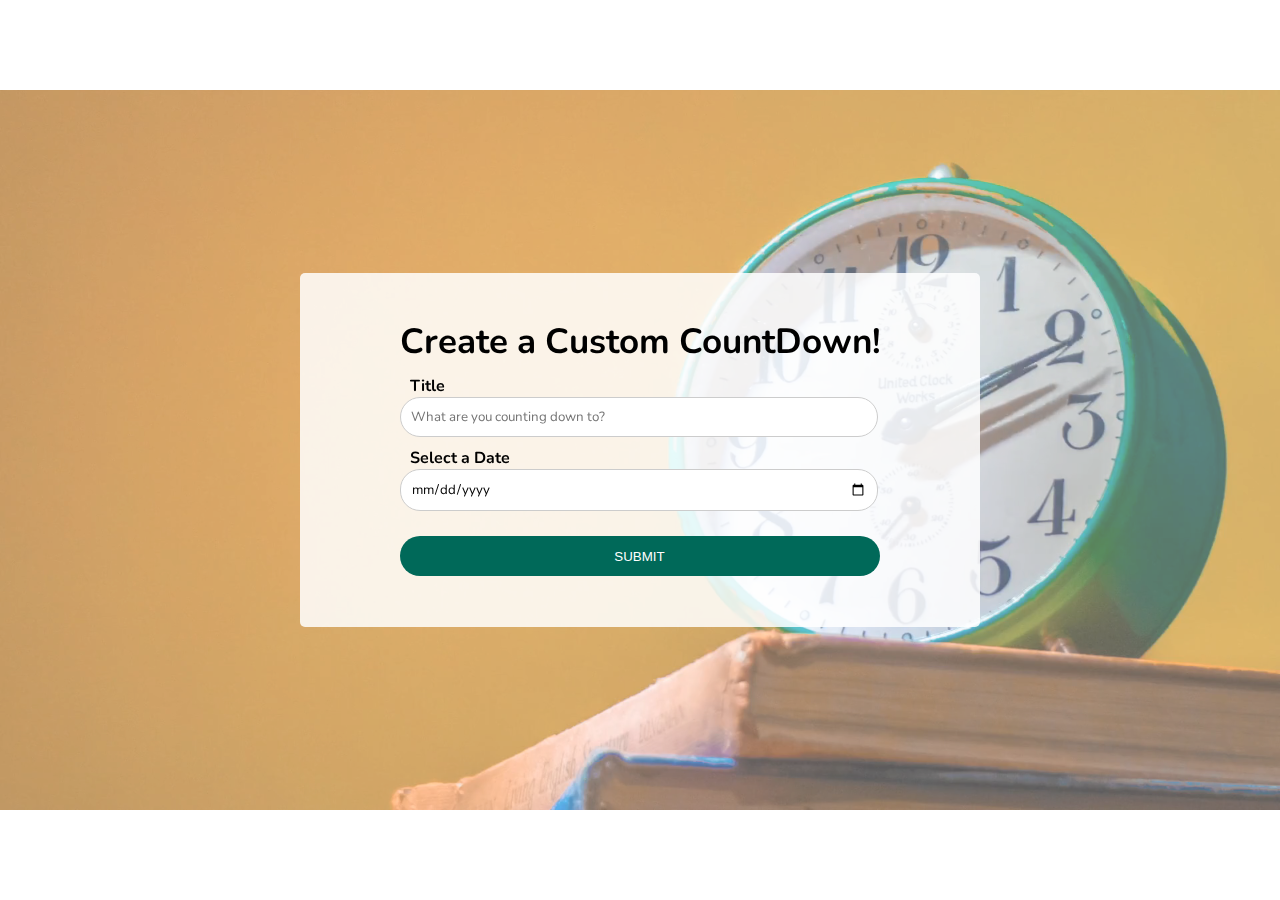
<file: custom-countdown/index.html>
<!DOCTYPE html>
<html lang="en">
<head>
    <meta charset="UTF-8">
    <meta name="viewport" content="width=device-width, initial-scale=1.0">
    <title>Custom Countdown</title>
    <link rel="icon" type="image/png" href="favicon.png">
    <link rel="stylesheet" href="style.css">
</head>
<body>
    <!-- Video Background -->
     <video class="video-background" loop autoplay muted>
        <source src="time.mp4"></source>
     </video>
     <div class="video-overlay"></div>
     <!-- Container -->
      <div class="container">
        <!-- Input -->
         <div class="input-container" id="input-container">
            <h1>Create a Custom CountDown!</h1>
            <form class="form" id="countdownForm">
                <label for="title">Title</label>
            <input type="text" id="title" placeholder="What are you counting down to?">
            <label for="date-picker">Select a Date</label>
            <input type="date" id="date-picker">
            <button type="submit">Submit</button>
            </form>
         </div>
         <!-- CountDown -->
       <div class="countdown" id="countdown" hidden>
        <h1 id="countdown-title"></h1>
        <ul>
            <li><span></span>Days</li>
            <li><span></span>Hours</li>
            <li><span></span>Minutes</li>
            <li><span></span>Seconds</li>
        </ul>
        <button id="countdown-button">Reset</button>
       </div>
       <!-- Complete -->
        <div class="complete" id="complete" hidden>
            <h1 class="complete-title">CountDown Complete!</h1>
            <h1 id="complete-info"></h1>
            <button id="complete-button">New CountDown</button>
        </div>
      </div>
    <!-- Script -->
    <script src="script.js"></script>
</body>
</html>
</file>
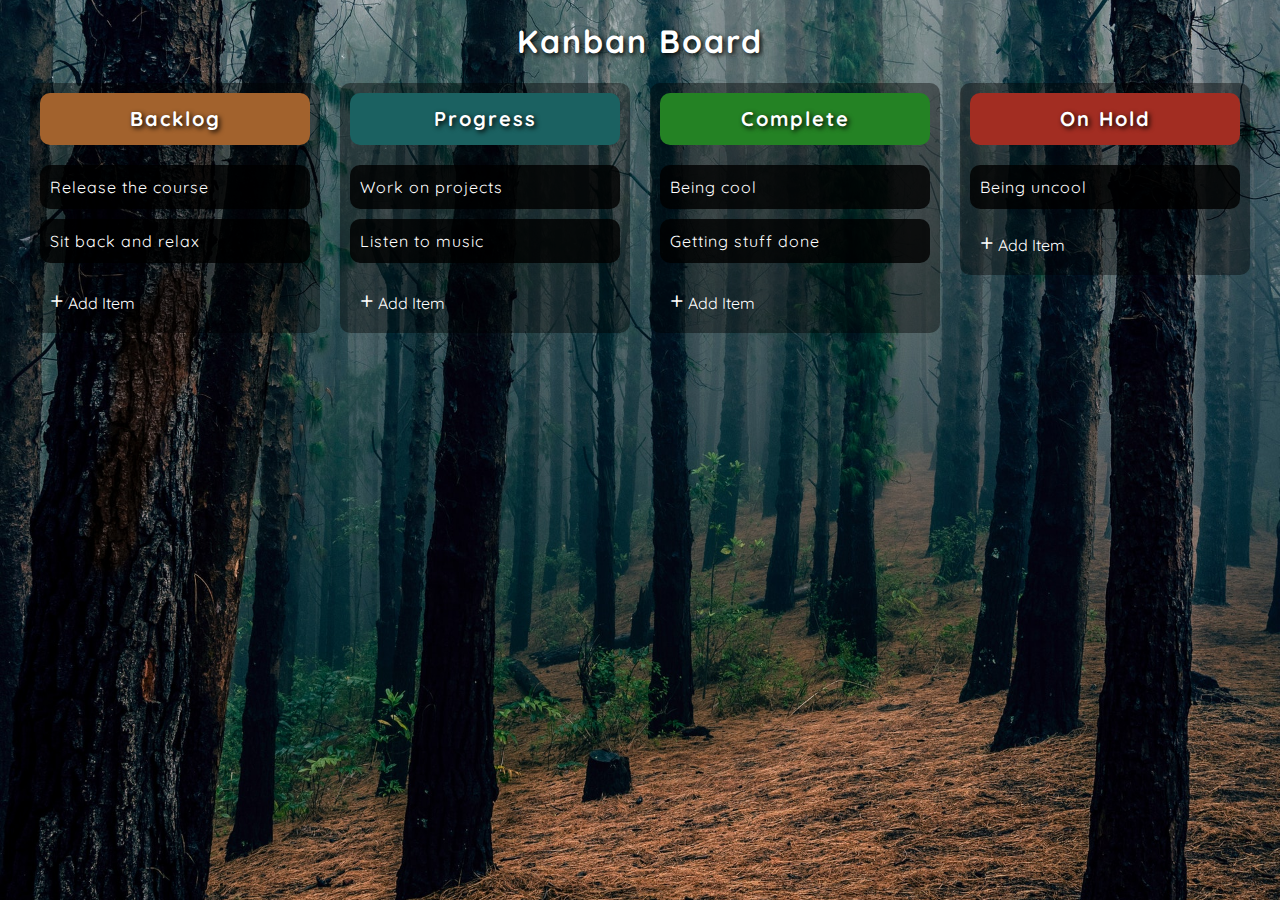
<file: drag-and-drop/index.html>
<!DOCTYPE html>
<html lang="en">
<head>
    <meta charset="UTF-8">
    <meta name="viewport" content="width=device-width, initial-scale=1.0">
    <title>Drag and Drop</title>
    <link rel="icon" type="image/png" href="favicon.png">
    <link rel="stylesheet" href="style.css">
</head>
<body>
    <h1 class="main-title">Kanban Board</h1>
    <div class="drag-container">
        <ul class="drag-list">
            <!-- Backlog Column -->
             <li class="drag-column backlog-column">
                <span class="header">
                    <h1>Backlog</h1>
                </span>
                <!-- Backlog Content -->
                <div id="backlog-content" class="custom-scroll">
                    <ul class="drag-item-list" ondrop="drop(event)" ondragover="allowDrop(event)" ondragenter="dragEnter(0)" id="backlog-list"></ul>
                </div>
                <!-- Add Button Group -->
                 <div class="add-btn-group">
                    <div class="add-btn" onclick="showInputBox(0)">
                        <span class="plus-sign">+</span>
                        <span>Add Item</span>
                    </div>
                    <div class="add-btn solid" onclick="hideInputBox(0)">
                        <span>Save Item</span>
                    </div>
                </div>
                    <div class="add-container" contenteditable="true">
                        <span class="add-item"></span>
                    </div>
             </li>
             <!-- Progress Column -->
             <li class="drag-column progress-column">
                <span class="header">
                    <h1>Progress</h1>
                </span>
                <!-- progress Content -->
                <div id="progress-content" class="custom-scroll">
                    <ul class="drag-item-list" ondrop="drop(event)" ondragover="allowDrop(event)" ondragenter="dragEnter(1)" id="progress-list"></ul>
                </div>
                <!-- Add Button Group -->
                 <div class="add-btn-group">
                    <div class="add-btn" onclick="showInputBox(1)">
                        <span class="plus-sign">+</span>
                        <span>Add Item</span>
                    </div>
                    <div class="add-btn solid" onclick="hideInputBox(1)">
                        <span>Save Item</span>
                    </div>
                </div>
                    <div class="add-container" contenteditable="true">
                        <span class="add-item"></span>
                    </div>
             </li>
             <!-- Complete Column -->
             <li class="drag-column complete-column">
                <span class="header">
                    <h1>Complete</h1>
                </span>
                <!-- complete Content -->
                <div id="complete-content" class="custom-scroll">
                    <ul class="drag-item-list" ondrop="drop(event)" ondragover="allowDrop(event)" ondragenter="dragEnter(2)" id="complete-list"></ul>
                </div>
                <!-- Add Button Group -->
                 <div class="add-btn-group">
                    <div class="add-btn" onclick="showInputBox(2)">
                        <span class="plus-sign">+</span>
                        <span>Add Item</span>
                    </div>
                    <div class="add-btn solid" onclick="hideInputBox(2)">
                        <span>Save Item</span>
                    </div>
                </div>
                    <div class="add-container" contenteditable="true">
                        <span class="add-item"></span>
                    </div>
             </li>
             <!-- On Hold Column -->
             <li class="drag-column on-hold-column">
                <span class="header">
                    <h1>On Hold</h1>
                </span>
                <!-- on-hold Content -->
                <div id="on-hold-content" class="custom-scroll">
                    <ul class="drag-item-list" ondrop="drop(event)" ondragover="allowDrop(event)" ondragenter="dragEnter(3)" id="on-hold-list"></ul>
                </div>
                <!-- Add Button Group -->
                 <div class="add-btn-group">
                    <div class="add-btn" onclick="showInputBox(3)">
                        <span class="plus-sign">+</span>
                        <span>Add Item</span>
                    </div>
                    <div class="add-btn solid" onclick="hideInputBox(3)">
                        <span>Save Item</span>
                    </div>
                </div>
                    <div class="add-container" contenteditable="true">
                        <span class="add-item"></span>
                    </div>
             </li>
        </ul>
    </div>
    <!-- Script -->
    <script src="script.js"></script>
</body>
</html>
</file>
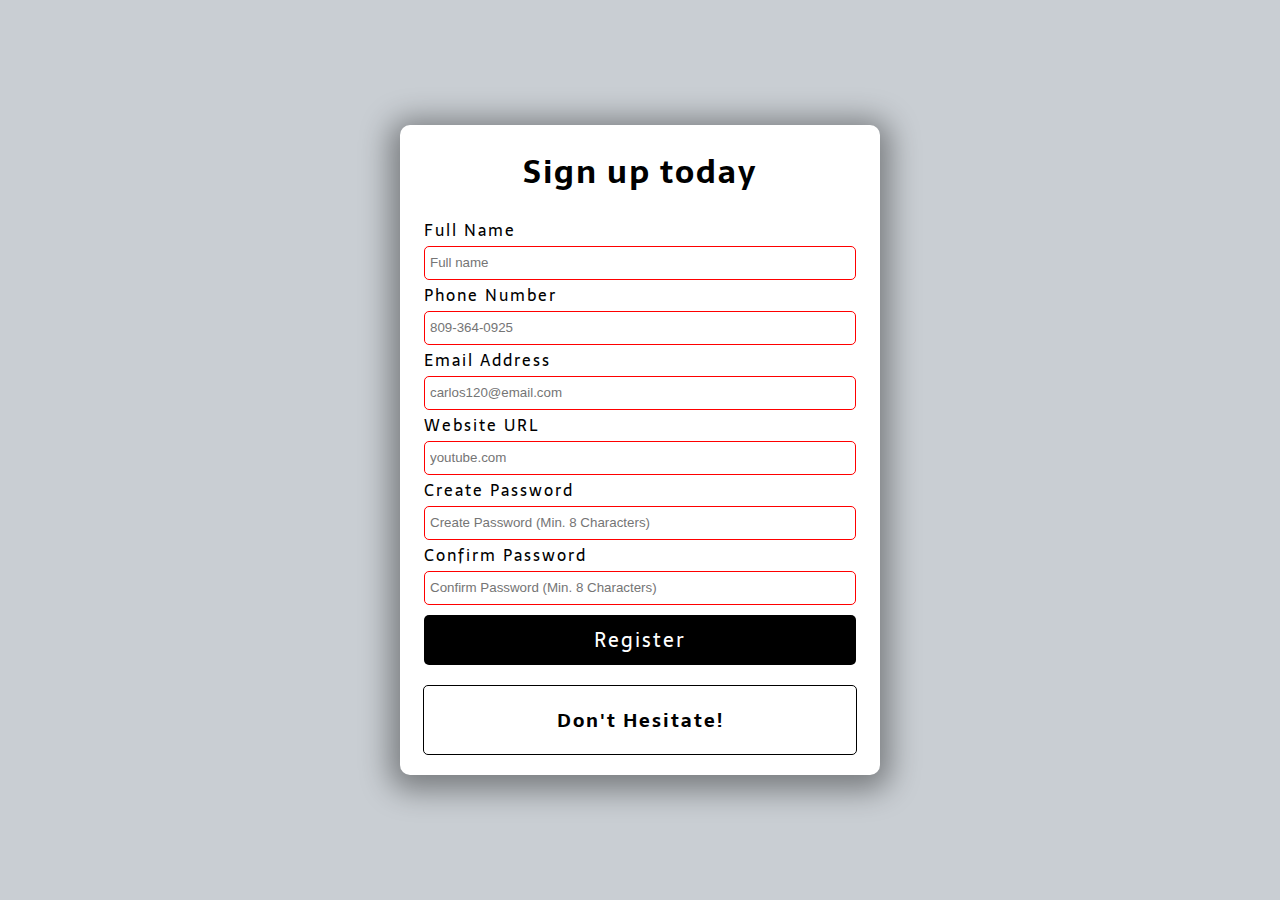
<file: form-validator/index.html>
<!DOCTYPE html>
<html lang="en">
<head>
    <meta charset="UTF-8">
    <meta name="viewport" content="width=device-width, initial-scale=1.0">
    <title>Form Validator</title>
    <link rel="icon" type="image/png" href="favicon.png">
    <link rel="stylesheet" href="https://cdnjs.cloudflare.com/ajax/libs/font-awesome/5.10.2/css/all.min.css"/>
    <link rel="stylesheet" href="style.css">
</head>
<body>
    <div class="container">
        <h1>Sign up today</h1>
        <!-- Form -->
        <form id="form" novalidate>
            <!-- Full name -->
             <div class="form-group">
                <label for="name">Full Name</label>
                <input required type="text" id="name" placeholder="Full name"
                       minlength="3" maxlength="100" name="name">
             </div>
             <!-- Phone Number -->
             <div class="form-group">
                <label for="phone">Phone Number</label>
                <input required type="tel" id="phone" placeholder="809-364-0925"
                       pattern="[0-9]{3}-[0-9]{3}-[0-9]{4}" name="phone">
             </div>
             <!-- Email Address -->
             <div class="form-group">
                <label for="email">Email Address</label>
                <input required type="email" id="email" placeholder="carlos120@email.com"
                       name="email">
             </div>
             <!-- Website URL -->
             <div class="form-group">
                <label for="website">Website URL</label>
                <input required type="url" id="website" placeholder="youtube.com"
                       name="website">
             </div>
             <!-- First Password -->
             <div class="form-group">
                <label for="firstPassword">Create Password</label>
                <input required type="password" id="firstPassword" placeholder="Create Password (Min. 8 Characters)"
                       pattern="^(?=.*\d)(?=.*[a-z])(?=.*[A-Z])(?=.*[0-9])(?=.*[a-zA-Z]).{8,}$"
                       title="Please include at least 1 uppercase character, 1 lower case character, and 1 number"
                       name="password">
             </div>
             <!-- Second Password -->
             <div class="form-group">
                <label for="secondPassword">Confirm Password</label>
                <input required type="password" id="secondPassword" placeholder="Confirm Password (Min. 8 Characters)"
                       pattern="^(?=.*\d)(?=.*[a-z])(?=.*[A-Z])(?=.*[0-9])(?=.*[a-zA-Z]).{8,}$"
                       title="Please include at least 1 uppercase character, 1 lower case character, and 1 number">
             </div>
             <button type="submit">Register</button>
        </form>
        <!-- Error/Success Message -->
         <div class="message-container">
            <h3 id="message">Don't Hesitate!</h3>
         </div>
    </div>
    <!-- Script -->
    <script src="script.js"></script>
</body>
</html>
</file>
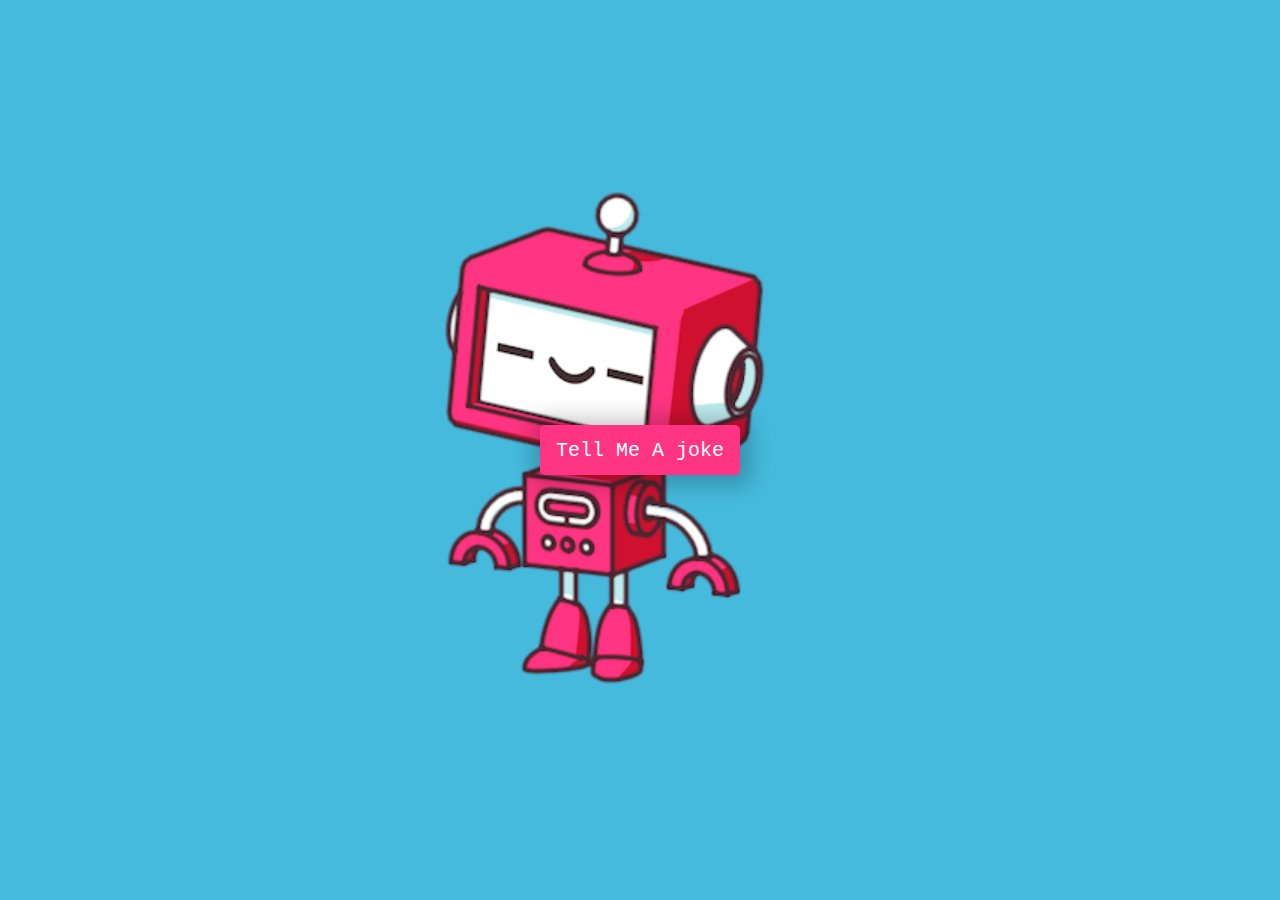
<file: joke-teller/index.html>
<!DOCTYPE html>
<html lang="en">
<head>
    <meta charset="UTF-8">
    <meta name="viewport" content="width=device-width, initial-scale=1.0">
    <title>Joke Teller</title>
    <link rel="icon" type="image/png" href="favicon.png">
    <link rel="stylesheet" href="style.css">
</head>
<body>
    <div class="container" id="container">
        <button id="button">Tell Me A joke</button>
        <audio id="audio" controls hidden></audio>
    </div>
    <!-- Script -->
    <script src="voice.js"></script>
    <script src="script.js"></script>
</body>
</html>
</file>
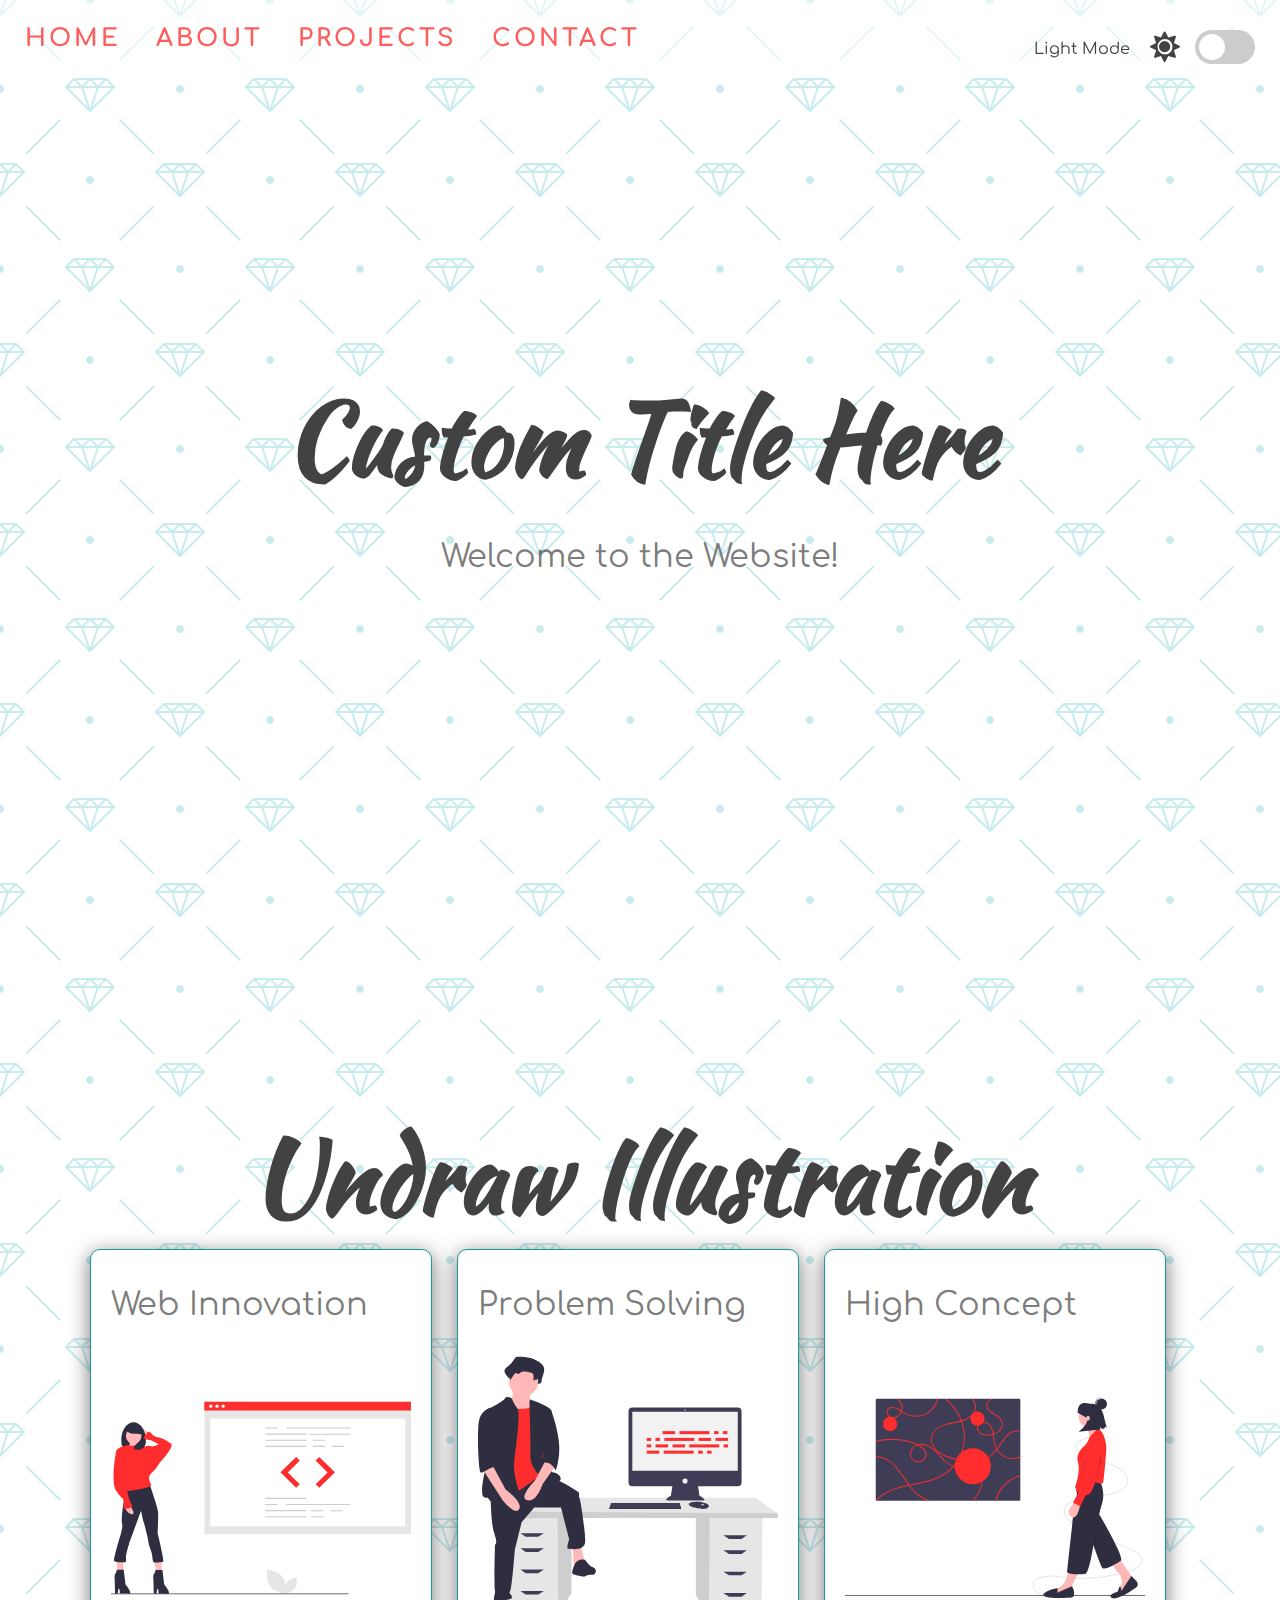
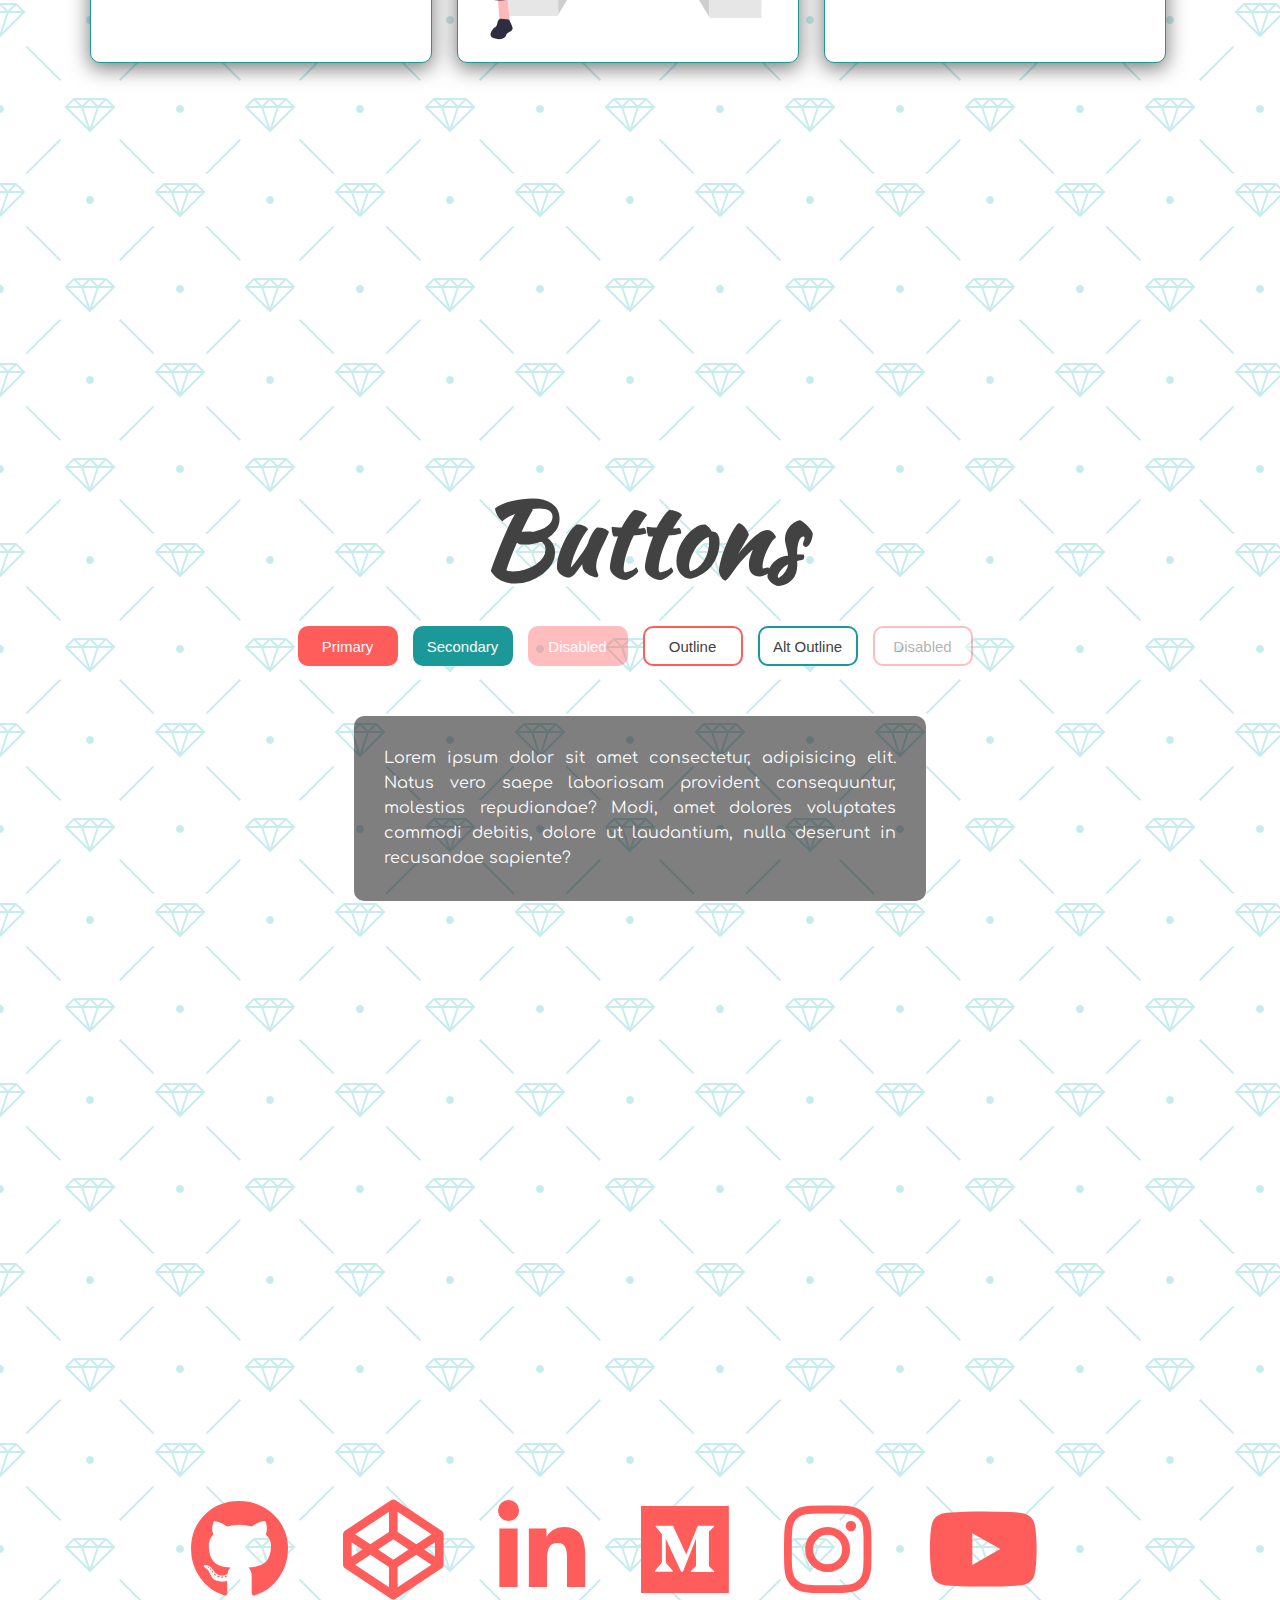
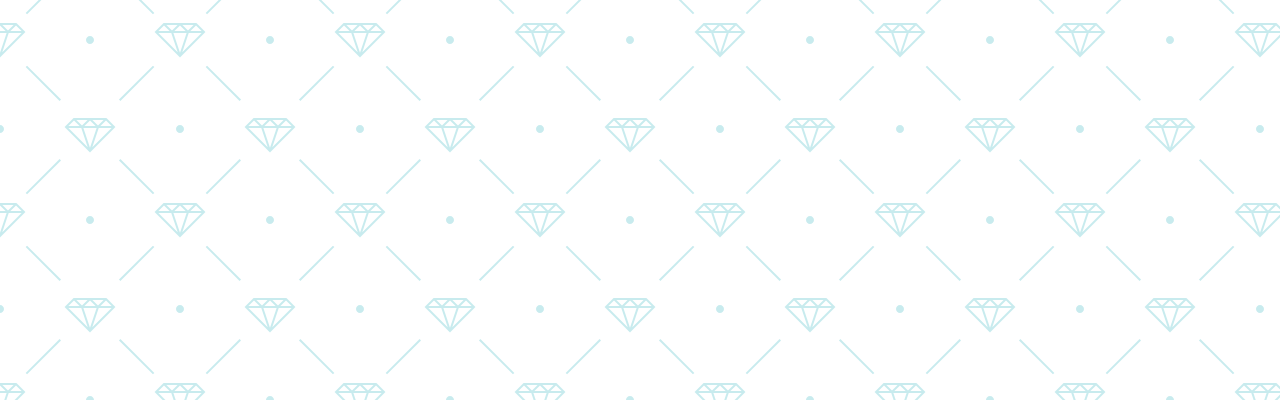
<file: light-dark-mode/index.html>
<!DOCTYPE html>
<html lang="en">
<head>
    <meta charset="UTF-8">
    <meta name="viewport" content="width=device-width, initial-scale=1.0">
    <title>Template</title>
    <link rel="icon" type="image/png" href="favicon.png">
    <link rel="stylesheet" href="https://cdnjs.cloudflare.com/ajax/libs/font-awesome/5.10.2/css/all.min.css"/>
    <link rel="stylesheet" href="style.css">
</head>
<body>
    <div class="theme-switch-wrapper">
        <span id="toggle-icon">
            <span class="toggle-text">Light Mode</span>
            <i class="fas fa-sun"></i>
        </span>
        <label class="theme-switch">
            <input type="checkbox">
            <div class="slider round"></div>
        </label>
    </div>
    <!-- Navigation -->
    <nav id="nav">
        <a href="#home">HOME</a>
        <a href="#about">ABOUT</a>
        <a href="#projects">PROJECTS</a>
        <a href="#contact">CONTACT</a>
    </nav>
    <!-- Home Section -->
    <section id="home">
        <div class="title-group">
            <h1>Custom Title Here</h1>
            <h2>Welcome to the Website!</h2>
        </div>
    </section>
    <!-- About Section -->
    <section id="about">
            <h1>Undraw Illustration</h1>
            <div class="about-container">
                <div class="image-container">
                    <h2>Web Innovation</h2>
                    <img src="img/undraw_proud_coder_light.svg" alt="Proud Coder" id="image1">
                </div>
                <div class="image-container">
                    <h2>Problem Solving</h2>
                    <img src="img/undraw_feeling_proud_light.svg" alt="Proud Coder" id="image2">
                </div>
                <div class="image-container">
                    <h2>High Concept</h2>
                    <img src="img/undraw_conceptual_idea_light.svg" alt="Idea" id="image3">
                </div>
            </div>
    </section>
    <!-- Projects Section -->
    <section id="projects">
        <h1>Buttons</h1>
        <div class="buttons">
            <button class="primary">Primary</button>
            <button class="secondary">Secondary</button>
            <button class="primary" disabled>Disabled</button>
            <button class="outline">Outline</button>
            <button class="secondary outline">Alt Outline</button>
            <button class="outline" disabled>Disabled</button>
        </div>
        <div class="text-box" id="text-box">
            <p>
                Lorem ipsum dolor sit amet consectetur, adipisicing elit. Natus vero saepe laboriosam provident consequuntur, molestias repudiandae? Modi, amet dolores voluptates commodi debitis, dolore ut laudantium, nulla deserunt in recusandae sapiente?
            </p>
        </div>
</section>
<!-- Contact Section -->
<section id="contact">
    <div class="social-icons">
        <i class="fab fa-github"></i>
        <i class="fab fa-codepen"></i>
        <i class="fab fa-linkedin-in"></i>
        <i class="fab fa-medium"></i>
        <i class="fab fa-instagram"></i>
        <i class="fab fa-youtube"></i>
    </div>
</section>
    <!-- Script -->
    <script src="script.js"></script>
</body>
</html>
</file>
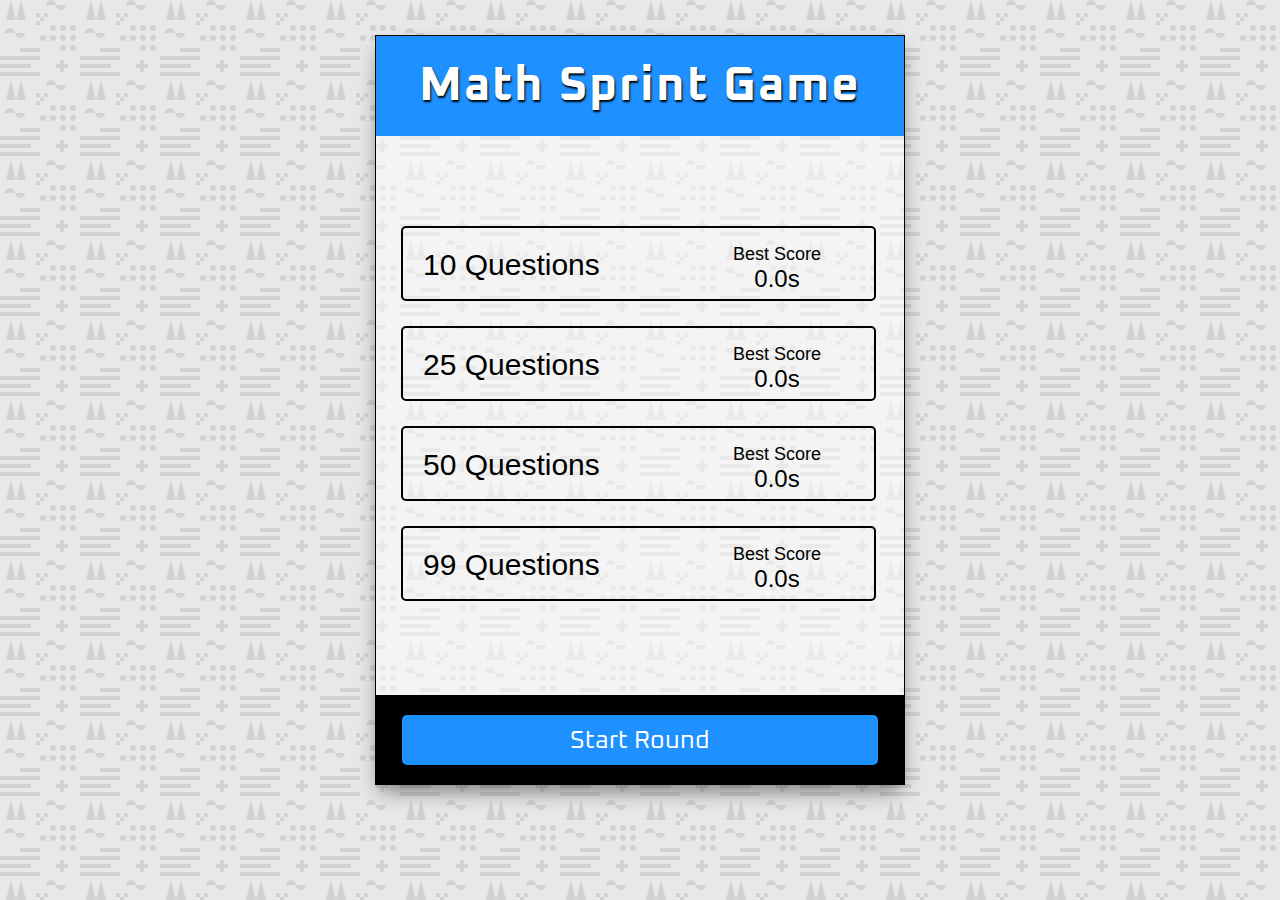
<file: math-sprint-game/index.html>
<!DOCTYPE html>
<html lang="en">
<head>
    <meta charset="UTF-8">
    <meta name="viewport" content="width=device-width, initial-scale=1.0">
    <title>Math Sprint Game</title>
    <link rel="icon" type="image/png" href="favicon.png">
    <link rel="stylesheet" href="style.css">
</head>
<body>
    <!-- Game Container -->
     <div class="game-container">
        <!-- Header -->
         <div class="header">
            <h1>Math Sprint Game</h1>
         </div>

         <!-- Splash Page -->
          <div class="card" id="splash-page">
            <form id="start-form">
                <div class="selection-container">
                    <!-- 10 Questions Radio Input -->
                     <div class="radio-container">
                        <label for="value-10">10 Questions</label>
                        <input type="radio" name="questions" value="10" id="value-10">
                        <span class="best-score">
                            <span>Best Score</span>
                            <span class="best-score-value"></span>
                        </span>
                     </div>
                     <!-- 25 Questions Radio Input -->
                     <div class="radio-container">
                        <label for="value-25">25 Questions</label>
                        <input type="radio" name="questions" value="25" id="value-25">
                        <span class="best-score">
                            <span>Best Score</span>
                            <span class="best-score-value"></span>
                        </span>
                     </div>
                     <!-- 50 Questions Radio Input -->
                     <div class="radio-container">
                        <label for="value-50">50 Questions</label>
                        <input type="radio" name="questions" value="50" id="value-50">
                        <span class="best-score">
                            <span>Best Score</span>
                            <span class="best-score-value"></span>
                        </span>
                     </div>
                     <!-- 99 Questions Radio Input -->
                     <div class="radio-container">
                        <label for="value-99">99 Questions</label>
                        <input type="radio" name="questions" value="99" id="value-99">
                        <span class="best-score">
                            <span>Best Score</span>
                            <span class="best-score-value"></span>
                        </span>
                     </div>
                </div>
                <!-- Start Button -->
                 <div class="selection-footer">
                    <button type="submit" class="start">Start Round</button>
                 </div>
            </form>
          </div>

          <!-- Countdown Page -->
           <div class="card" id="countdown-page" hidden>
             <h1 class="countdown">3</h1>
           </div>

          <!-- Game Page -->
           <div class="card" id="game-page" hidden>
            <!-- Item Container -->
             <div class="item-container"></div>
             <!-- Right/Wrong Buttons -->
              <div class="item-footer">
                <button class="wrong" onclick="select(false)">Wrong</button>
                <button class="right" onclick="select(true)">Right</button>
              </div>
           </div>

           <!-- Score Page -->
            <div class="card" id="score-page" hidden>
                <!-- Score Container -->
                 <div class="score-container">
                    <h1 class="title">Your Time</h1>
                    <h1 class="final-time"></h1>
                    <h1 class="base-time"></h1>
                    <h1 class="penalty-time"></h1>
                 </div>
                 <!-- Play Again Button -->
                  <div class="score-footer">
                    <button class="play-again" onclick="playAgain()">Play Again</button>
                  </div>
            </div>
     </div>
    <!-- Script -->
     <script src="shuffle.js"></script>
    <script src="script.js"></script>
</body>
</html>
</file>
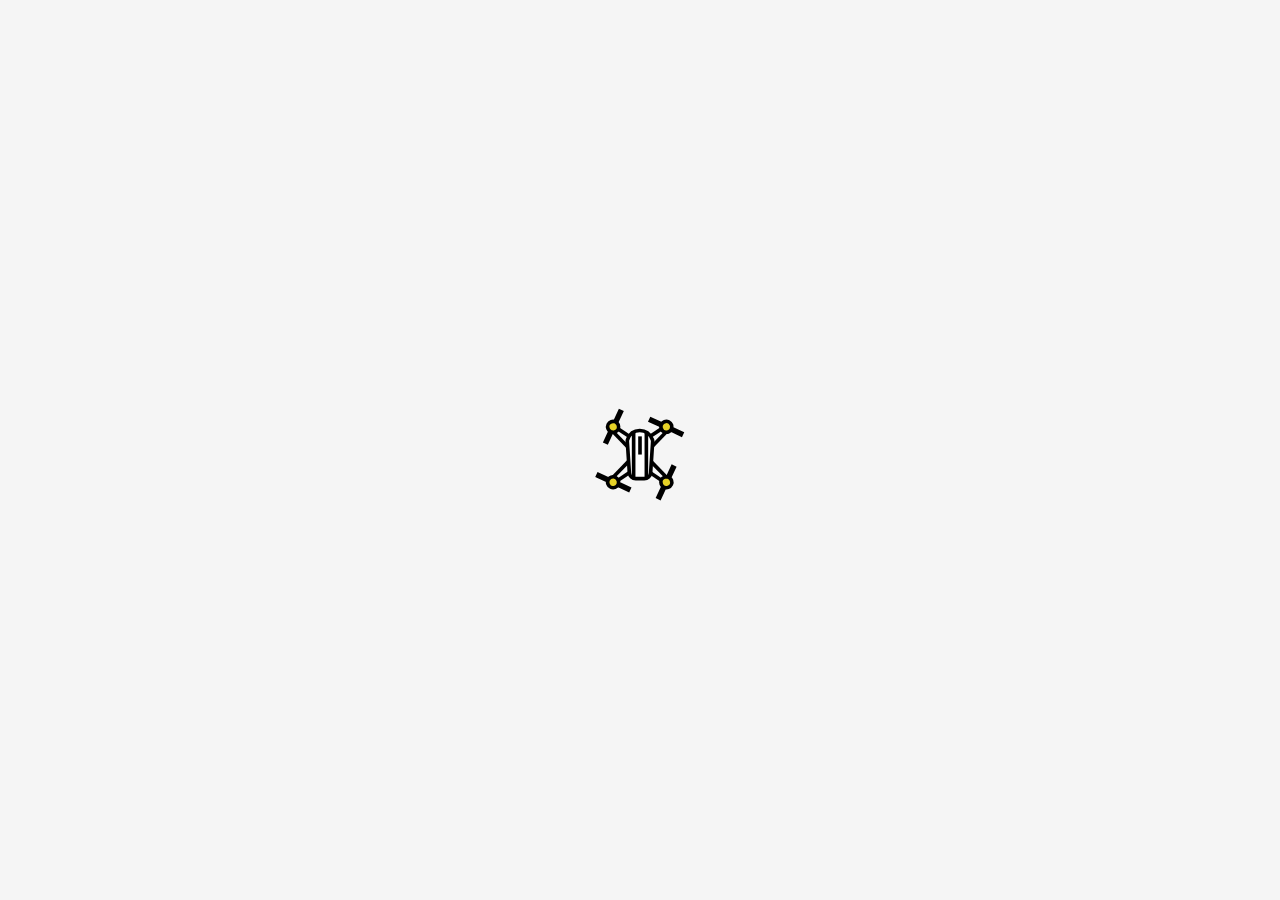
<file: nasa-api-pictures/index.html>
<!DOCTYPE html>
<html lang="en">
<head>
    <meta charset="UTF-8">
    <meta name="viewport" content="width=device-width, initial-scale=1.0">
    <title>NASA API Pictures</title>
    <link rel="stylesheet" href="style.css">
    <link rel="icon" type="image/png" href="https://s2.googleusercontent.com/s2/favicons?domain=www.nasa.gov">
    <!-- ZTM Favicon -->
    <!-- <link rel="icon" type="image/png" href="favicon.png"> -->
</head>
<body>
    <!-- Loader -->
    <div class="loader hidden">
        <img src="drone.svg" alt="Drone Loading animation">
    </div>
    <!-- Container -->
     <div class="container">
        <!-- Navigations -->
        <div class="navigation-container">
            <span class="background"></span>
            <!-- Results Nav -->
            <span class="navigation-items" id="resultsNav">
                <h3 class="clickable" onclick="updateDOM('favorites')">Favorites</h3>
                <h3>&nbsp;&nbsp;&nbsp;•&nbsp;&nbsp;&nbsp;</h3>
                <h3 class="clickable" onclick="getNasaInfo()">Load More</h3>
            </span>
            <!-- Favorites Nav -->
            <span class="navigation-items hidden" id="favoritesNav">
                <h3 class="clickable" onclick="getNasaInfo()">Load More NASA Images</h3>
            </span>
        </div>
        <!-- Images Container -->
         <div class="images-container"></div>
     </div>
     <!-- Save Confirmation -->
     <div class="save-confirmed" hidden>
        <h1>ADDED!</h1>
     </div>
    <!-- Script -->
    <script src="script.js"></script>
</body>
</html>
</file>
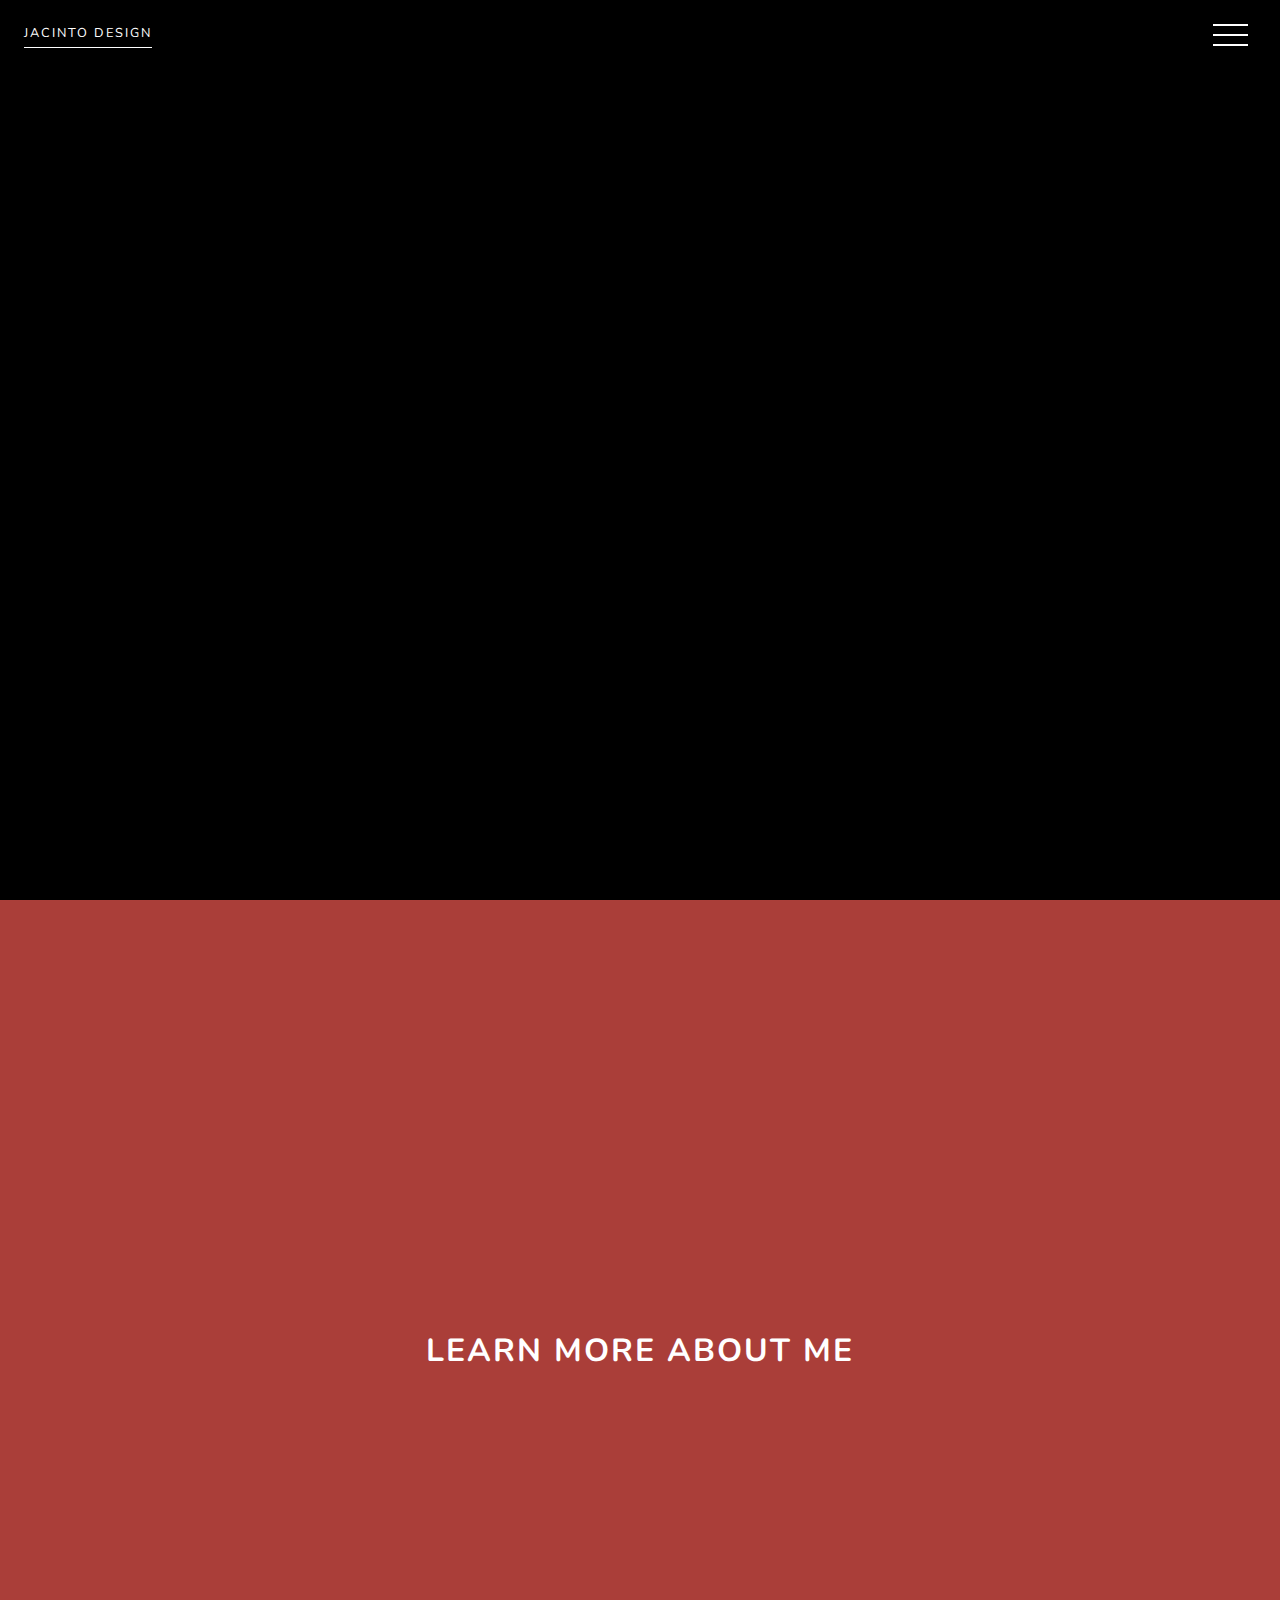
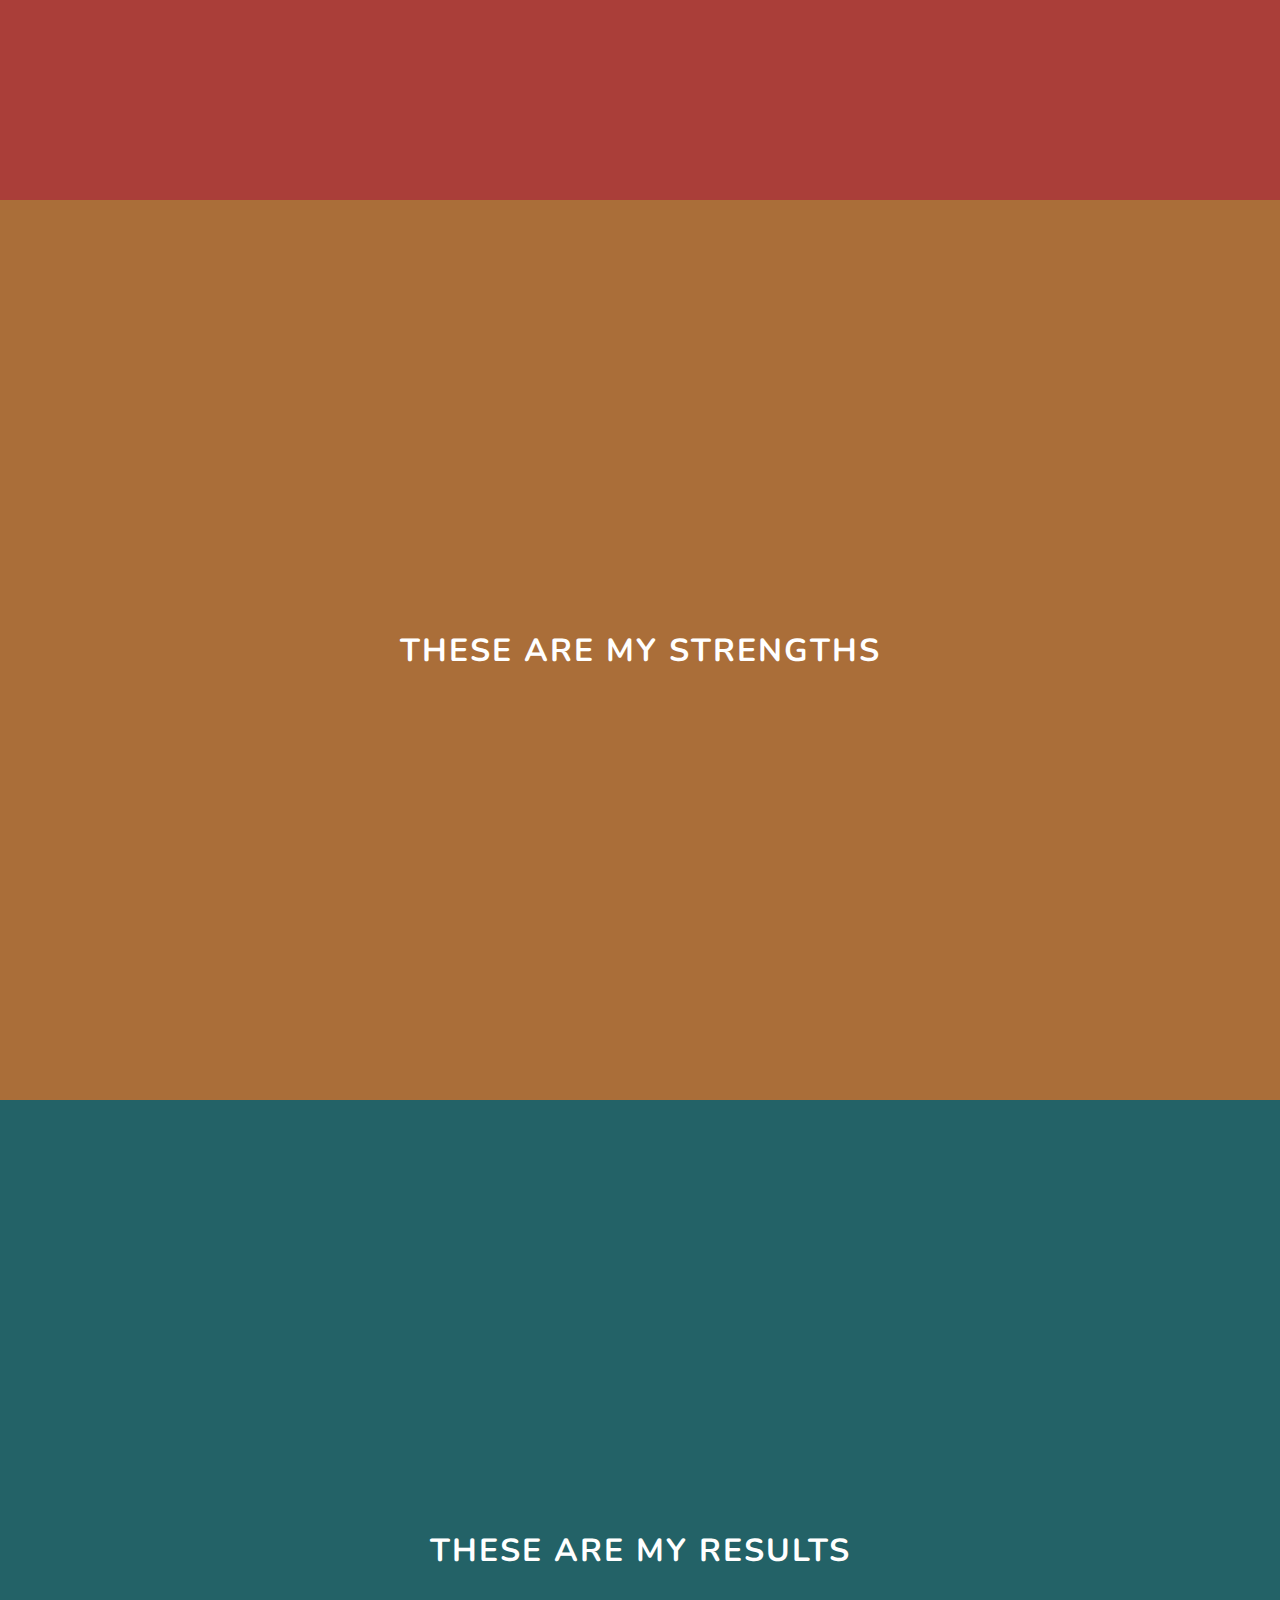
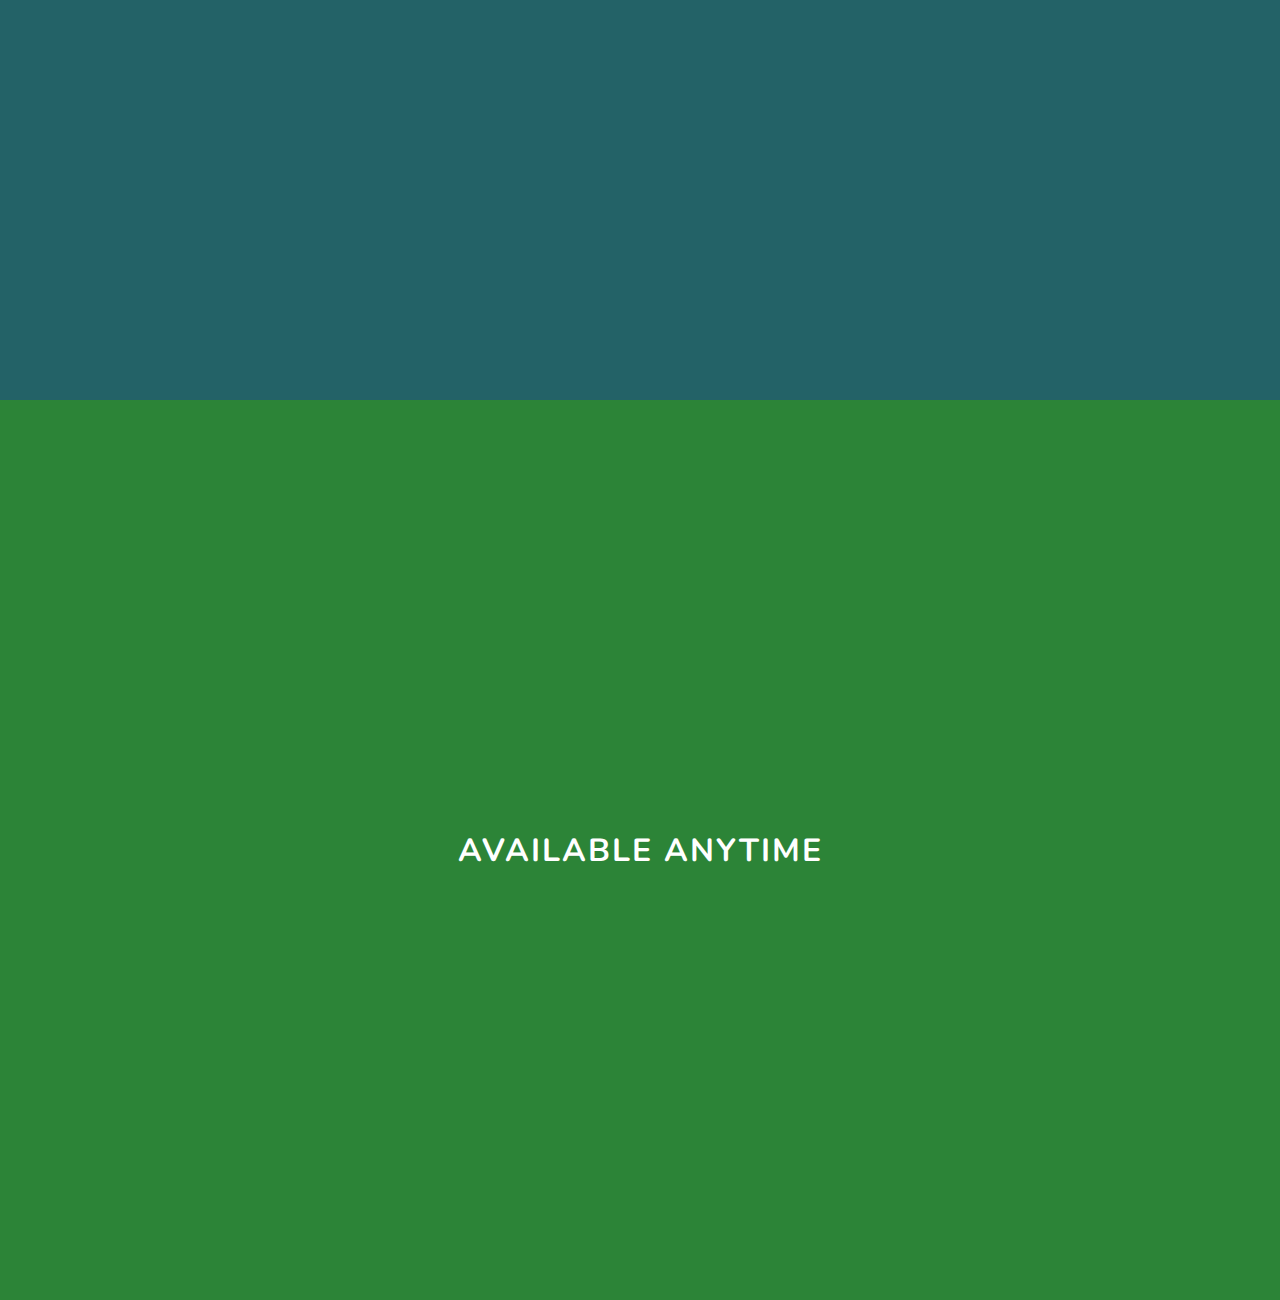
<file: navigation-nation/index.html>
<!DOCTYPE html>
<html lang="en">
<head>
  <meta charset="UTF-8">
  <meta name="viewport" content="width=device-width, initial-scale=1.0">
  <title>Animated Navigation</title>
  <link rel="icon" type="image/png" href="favicon.png">
  <link rel="stylesheet" href="style.css">
</head>
<body>
  <!-- Menu Overlay -->
   <div class="overlay overlay-slide-left" id="overlay">
    <!-- Menu Items -->
     <nav>
      <ul>
        <li id="nav-1" class="slide-out-1"><a href="#home">Home</a></li>
        <li id="nav-2" class="slide-out-2"><a href="#about">About</a></li>
        <li id="nav-3" class="slide-out-3"><a href="#skills">Skills</a></li>
        <li id="nav-4" class="slide-out-4"><a href="#projects">Projects</a></li>
        <li id="nav-5" class="slide-out-5"><a href="#contact">Contact</a></li>
      </ul>
     </nav>
   </div>
   <!-- Menu Bars -->
    <div class="menu-bars" id="menu-bars">
      <div class="bar1"></div>
      <div class="bar2"></div>
      <div class="bar3"></div>
    </div>
  <!-- Sections -->
  <section id="home"><a href="https://jacinto.design" target="_blank">Jacinto Design</a></section>
  <section id="about"><h1>Learn More About Me</h1></section>
  <section id="skills"><h1>These Are My Strengths</h1></section>
  <section id="projects"><h1>These Are My Results</h1></section>
  <section id="contact"><h1>Available Anytime</h1></section>
  <!-- Script -->
  <script src="script.js"></script>
</body>
</html>
</file>
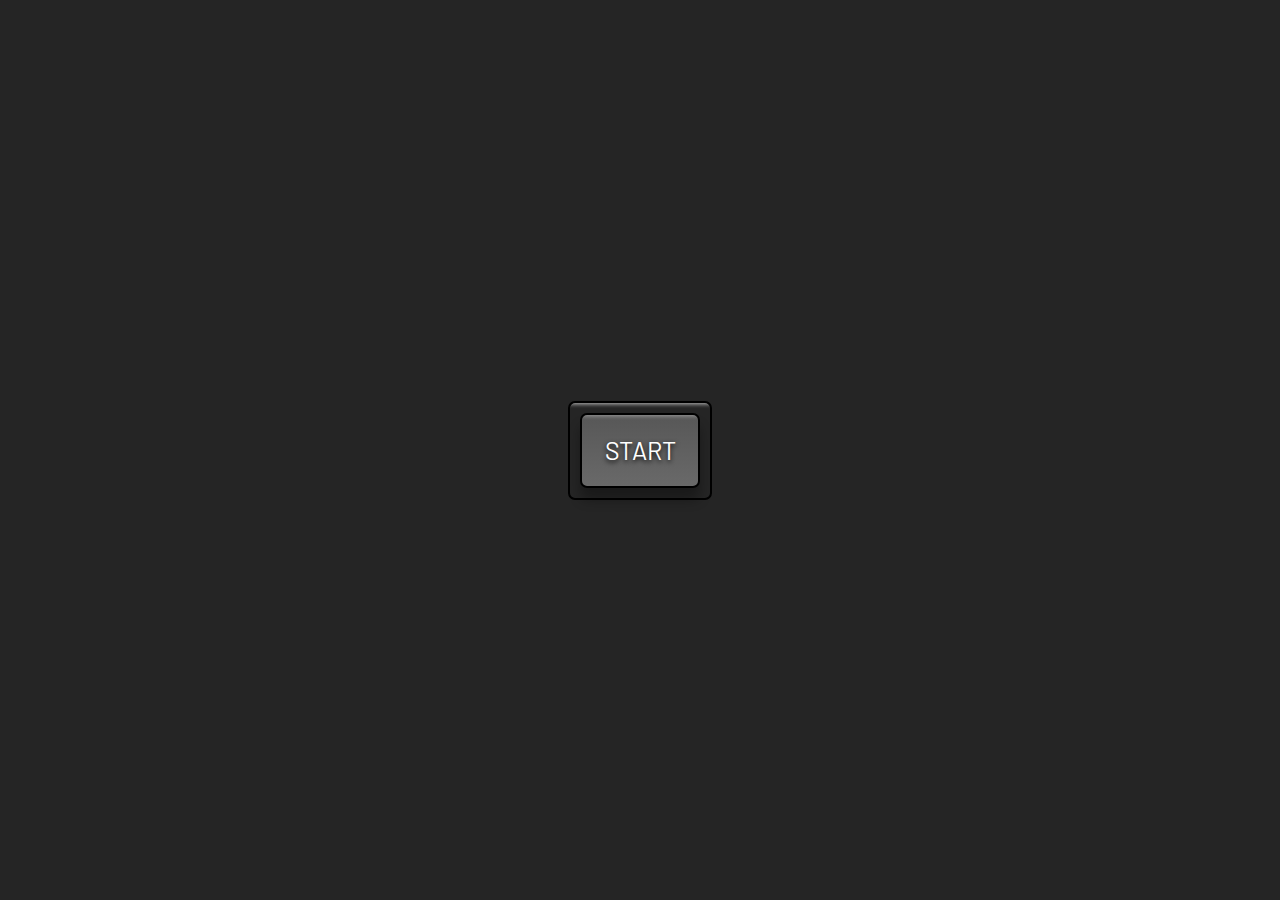
<file: picture-in-picture/index.html>
<!DOCTYPE html>
<html lang="en">
<head>
    <meta charset="UTF-8">
    <meta name="viewport" content="width=device-width, initial-scale=1.0">
    <title>Picture in Picture</title>
    <link rel="icon" type="image/png" href="favicon.png">
    <link rel="stylesheet" href="style.css">
</head>
<body>
    <!-- Video -->
    <video id="video" controls height="360" width="640" hidden></video>
    <!-- Button -->
    <div class="button-container">
        <button id="button">START</button>
    </div>
    <!-- Script -->
    <script src="script.js"></script>
</body>
</html>
</file>
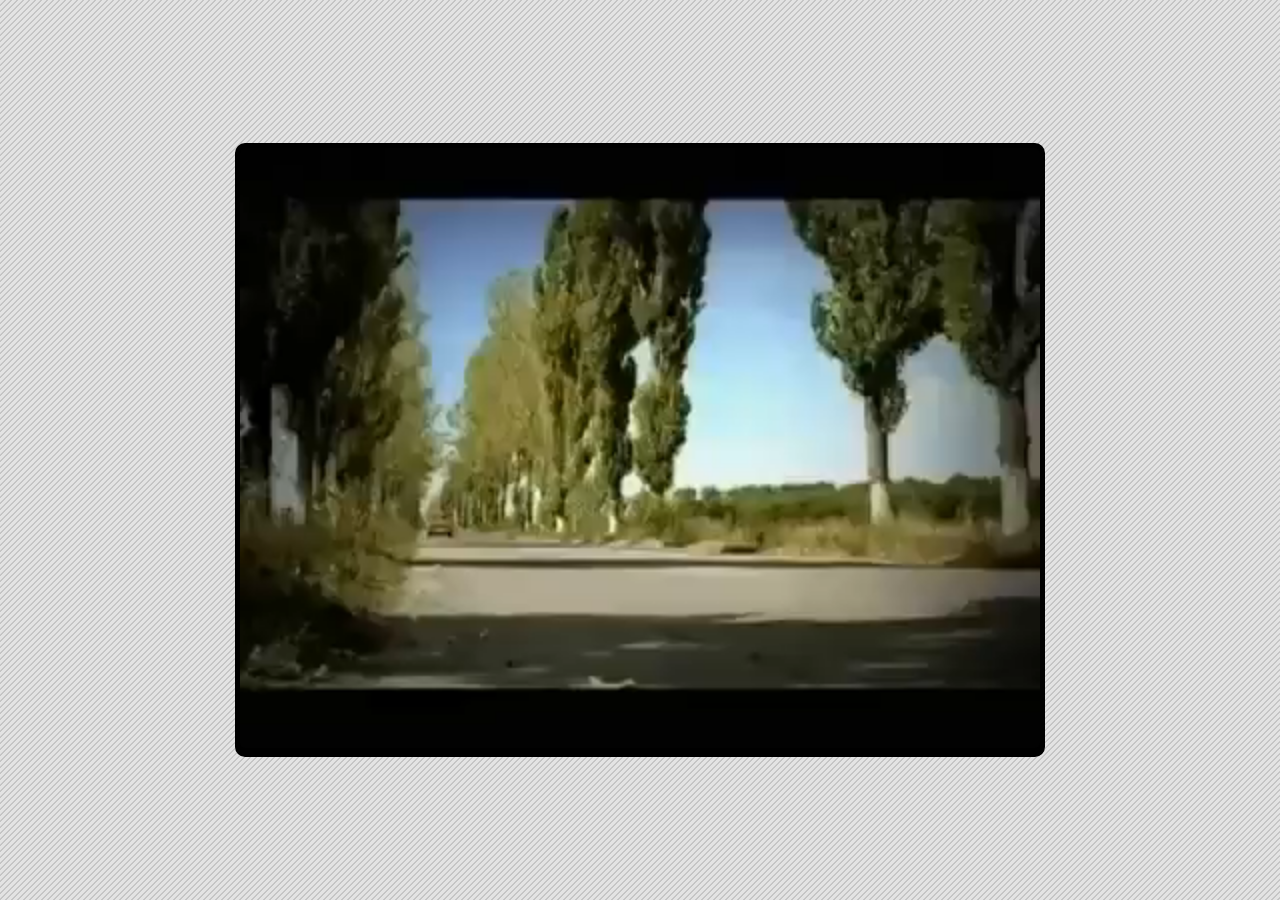
<file: video-player/index.html>
<!DOCTYPE html>
<html lang="en">
<head>
    <meta charset="UTF-8">
    <meta name="viewport" content="width=device-width, initial-scale=1.0">
    <title>Custom Video Player</title>
    <link rel="icon" type="image/png" href="favicon.png">
    <link rel="stylesheet" href="https://cdnjs.cloudflare.com/ajax/libs/font-awesome/5.10.2/css/all.min.css"/>
    <link rel="stylesheet" href="style.css">
</head>
<body>
    <!-- New Video Source -- Mixkit -- https://mixkit.co -->
    
    <!-- Cars on Rainy Street -->
    <!-- https://assets.mixkit.co/videos/preview/mixkit-cars-heading-through-heavy-rain-27704-large.mp4 -->
    <!-- Thunderstorm -->
    <!-- https://assets.mixkit.co/videos/preview/mixkit-thunderstorm-at-night-4422-large.mp4 -->
    <!-- Car Driving -->
    <!-- https://assets.mixkit.co/videos/preview/mixkit-highway-in-the-middle-of-a-mountain-range-4633-large.mp4 -->
    <div class="player">
        <video src="funny-video.mp4" class="video" playsinline></video>
        <!-- Show Controls -->
         <div class="show-controls">
            <!-- Controls Container -->
             <div class="controls-container">
                <!-- Progress Bar -->
                 <div class="progress-range" title="Seek">
                    <div class="progress-bar"></div>
                 </div>
                 <div class="control-group">
                    <!-- Left Controls -->
                     <div class="controls-left">
                        <!-- Play/Pause -->
                         <div class="play-controls">
                            <i class="fas fa-play" title="Play" id="play-btn"></i>
                         </div>
                         <!-- Volume -->
                          <div class="volume">
                            <div class="volume-icon">
                                <i class="fas fa-volume-up" title="Mute" id="volume-icon"></i>
                            </div>
                            <div class="volume-range" title="Change Volume">
                                <div class="volume-bar"></div>
                            </div>
                          </div>
                     </div>
                     <!-- Right Controls -->
                      <div class="controls-right">
                        <!-- Speed -->
                         <div class="speed" title="Playback Rate">
                            <select name="playbackRate" class="player-speed">
                                <option value="0.5">0.5 x</option>
                                <option value="0.75">0.75 x</option>
                                <option value="1" selected>1 x</option>
                                <option value="1.5">1.5 x</option>
                                <option value="2">2 x</option>
                            </select>
                         </div>
                         <!-- Time -->
                          <div class="time">
                          <div class="time-elapsed">00:00 / </div>
                          <div class="time-duration">2:38</div>
                        </div>
                        <!-- Fullscreen -->
                         <div class="fullscreen">
                            <i class="fas fa-expand"></i>
                         </div>
                      </div>
                 </div>
             </div>
         </div>
    </div>
    <!-- Script -->
    <script src="script.js"></script>
</body>
</html>
</file>
<file: custom-countdown/style.css>
@import url('https://fonts.googleapis.com/css2?family=Nunito:ital@0;1&display=swap');

html {
  box-sizing: border-box;
}

body {
  margin: 0;
  min-height: 100vh;
  overflow-y: hidden;
  display: flex;
  align-items: center;
  font-weight: 400;
  font-style: normal;
  font-family: Nunito, sans-serif;
}

/* Video Background */
.video-background {
  position: fixed;
  right: 0;
  bottom: 0;
  width: 100vw;
  height: auto;
}

video {
  position: absolute;
  top: 50%;
  left: 50%;
  transform: translate(-50%, -50%);
}

.video-overlay {
  position: fixed;
  left: 0;
  top: 0;
  width: 100vw;
  height: 100vh;
  background: rgba(255, 255, 255, 0.35);
}

/* Container */
.container {
  min-width: 580px;
  min-height: 304px;
  color: black;
  margin: 0 auto;
  padding: 25px 50px;
  border-radius: 5px;
  z-index: 2;
  display: flex;
  justify-content: center;
  background: rgba(255, 255, 255, 0.85);
}

.input-container {
  position: relative;
  top: 20px;
}

h1 {
  font-size: 35px;
  text-align: center;
  margin-top: 0;
  margin-bottom: 10px;
}

/* Form */
.form {
  width: 480px;
}

label {
  font-weight: bold;
  margin-left: 10px;
}

input {
  width: 95%;
  margin-bottom: 10px;
  padding: 10px;
  border: 1px solid #ccc;
  border-radius: 20px;
  background: #fff;
  outline: none;
  font-family: Nunito, sans-serif;
}

/* Button */
button {
  width: 100%;
  height: 40px;
  border-radius: 20px;
  margin-top: 15px;
  border: none;
  text-transform: uppercase;
  background: #006959;
  color: white;
  cursor: pointer;
  outline: none;
}

button:hover {
  filter: brightness(110%);
}


/* Countdown */
ul {
  margin-left: -45px;
}

li {
  display: inline-block;
  font-size: 30px;
  list-style-type: none;
  padding: 10px;
  text-transform: uppercase;
}

li span {
  display: block;
  font-size: 80px;
  text-align: center;
}

/* Complete */
.complete {
  position: relative;
  top: 60px;
}

.complete-title {
  animation: complete 4s infinite;
}

@keyframes complete {
  0% {
    color: rgba(238, 9, 9, 0.917);
  }

  25% {
    color: rgba(238, 219, 9, 0.999);
  }

  50% {
    color: rgb(62, 238, 9);
    transform: scale(1.5);
  }

  75% {
    color: rgb(9, 74, 238);
  }

  100% {
    color: rgba(204, 9, 238, 0.999);
  }
}


/* Media Query: Large Smartphone (Vertical) */
@media screen and (max-width: 600px) {
  .video-background {
    width: 100vw;
    height: 100vh;
  }
  
  video {
    object-fit: cover;
    object-position: 70%;
    margin-top: -1px;
  }

  .container {
    min-width: unset;
    width: 95vw;
    min-height: 245px;
    padding: 20px;
    margin: 10px;
  }

  .input-container {
    top: unset;
  }

  .countdown {
    position: relative;
    top: 10px;
  }

  .form {
    width: unset;
  }

  input {
    width: 93%;
  }

  h1 {
    font-size: 20px;
  }

  li {
    font-size: 15px;
  }

  li span {
    font-size: 40px;
  }
}
</file>
<file: drag-and-drop/style.css>
/* Trees Image - Pexels: https://www.pexels.com/photo/photo-of-trees-in-forest-3801030/ */
@import url("https://fonts.googleapis.com/css?family=Quicksand&display=swap");

html {
  box-sizing: border-box;
}

:root {
  --column-1: #a2622d;
  --column-2: #1b6161;
  --column-3: #248224;
  --column-4: #a22d22;
}

body {
  margin: 0;
  background: url("./trees.jpg");
  background-size: cover;
  background-position: 50% 60%;
  background-attachment: fixed;
  color: white;
  font-family: Quicksand, sans-serif;
  overflow-y: hidden;
}

h1 {
  letter-spacing: 2px;
  text-shadow: 2px 2px 5px black;
}

.main-title {
  text-align: center;
  font-size: 3rem;
}

ul {
  list-style-type: none;
  margin: 0;
  padding: 0;
}

.drag-container {
  margin: 20px;
}

.drag-list {
  display: flex;
  align-items: flex-start;
}

/* Columns */
.drag-column {
  flex: 1;
  margin: 0 10px;
  position: relative;
  background-color: rgba(0, 0, 0, 0.4);
  border-radius: 10px;
  overflow-x: hidden;
}

.backlog-column .header,
.backlog-column .solid,
.backlog-column .solid:hover,
.backlog-column .over {
  background-color: var(--column-1);
}

.progress-column .header,
.progress-column .solid,
.progress-column .solid:hover,
.progress-column .over {
  background-color: var(--column-2);
}

.complete-column .header,
.complete-column .solid,
.complete-column .solid:hover,
.complete-column .over {
  background-color: var(--column-3);
}

.on-hold-column .header,
.on-hold-column .solid,
.on-hold-column .solid:hover,
.on-hold-column .over {
  background-color: var(--column-4);
}

/* Custom Scrollbar */
.custom-scroll {
  overflow-y: auto;
  max-height: 75vh;
}

.custom-scroll::-webkit-scrollbar-track {
  box-shadow: inset 0 0 6px rgba(0, 0, 0, 0.4);
  border-radius: 10px;
  background-color: rgba(255, 255, 255, 0.3);
  margin-right: 5px;
}

.custom-scroll::-webkit-scrollbar {
  width: 10px;
}

.custom-scroll::-webkit-scrollbar-thumb {
  border-radius: 10px;
  box-shadow: inset 0 0 6px rgba(0, 0, 0, 0.3);
  background-color: rgba(0, 0, 0, 0.8);
}

.header {
  display: flex;
  justify-content: center;
  border-radius: 10px;
  margin: 10px;
}

.header h1 {
  font-size: 1.25rem;
}

/* Drag and Drop */
.over {
  padding: 50px 10px;
}

.drag-item-list {
  min-height: 50px;
}

.drag-item {
  margin: 10px;
  padding: 10px;
  height: fit-content;
  background-color: rgba(0, 0, 0, 0.8);
  border-radius: 10px;
  line-height: 1.5rem;
  letter-spacing: 1px;
  cursor: pointer;
}

.drag-item:focus {
  outline: none;
  background-color: white;
  color: black;
}

/* Add Button Group */
.add-btn-group {
  display: flex;
  justify-content: space-between;
}

.add-btn {
  margin: 10px;
  padding: 5px 10px;
  display: flex;
  align-items: center;
  cursor: pointer;
  width: fit-content;
  border-radius: 5px;
  transition: all 0.3s ease-in;
  user-select: none;
}

.add-btn:hover {
  background-color: rgba(255, 255, 255, 0.9);
  color: black;
}

.add-btn:active {
  transform: scale(0.97);
}

.solid {
  display: none;
}

.solid:hover {
  transition: unset;
  filter: brightness(95%);
  color: white;
}

.plus-sign {
  font-size: 1.5rem;
  margin-right: 5px;
  position: relative;
  top: -3px;
}

.add-container {
  margin: 10px;
  padding: 5px 10px;
  border-radius: 10px;
  background-color: rgba(255, 255, 255, 0.9);
  min-height: 100px;
  display: none;
}

.add-item {
  width: 100%;
  min-height: 100px;
  height: auto;
  background-color: white;
  border-radius: 10px;
  margin: 5px auto;
  resize: none;
  color: black;
  padding: 10px;
}

.add-item:focus {
  outline: none;
}

/* Media Query: Laptop */
@media screen and (max-width: 1800px) {
  .main-title {
    font-size: 2rem;
  }
}

/* Media Query: Large Smartphone (Vertical) */
@media screen and (max-width: 600px) {
  body {
    overflow-y: auto;
  }

  .drag-container {
    margin: 0;
  }

  .drag-list {
    display: block;
  }

  .drag-column {
    margin: 10px;
  }
}
</file>
<file: form-validator/style.css>
@import url('https://fonts.googleapis.com/css2?family=Karla:ital,wght@0,200..800;1,200..800&family=Sarala:wght@400;700&display=swap');

html {
  box-sizing: border-box;
}

body {
  margin: 0;
  min-height: 100vh;
  font-family: Sarala, sans-serif;
  letter-spacing: 2px;
  display: flex;
  align-items: center;
  justify-content: center;
  background: #c9ced3;
}

.container {
  width: 480px;
  height: 650px;
  background: white;
  display: flex;
  flex-direction: column;
  align-items: center;
  border-radius: 10px;
  box-shadow: 0px 5px 30px 10px rgba(0, 0, 0, 0.4);
}

/* Form */
form {
  width: 90%;
}

.form-group {
  height: 65px;
}

label {
  position: relative;
  bottom: 3px;
}

input {
  height: 34px;
  width: 100%;
  padding: 5px;
  border: 1px solid black;
  border-radius: 5px;
  outline: none;
  box-sizing: border-box;
  transition: all;
}

input:valid {
  border: 1px solid green;
}

input:invalid {
  border: 1px solid red;
}

button {
  cursor: pointer;
  color: white;
  background: black;
  border: none;
  border-radius: 5px;
  height: 50px;
  width: 100%;
  font-family: Sarala, sans-serif;
  font-size: 20px;
  letter-spacing: 2px;
  margin-top: 5px;
}

button:hover {
  filter: brightness(200%);
  background: rgb(22, 22, 22);
}

button:focus {
  outline: none;
}

.message-container {
  border: 1px solid black;
  border-radius: 5px;
  width: 90%;
  margin-top: 20px;
  display: flex;
  justify-content: center;
  color: black;
}
</file>
<file: joke-teller/style.css>
/* ROBOT.GIF from Giphy - https://giphy.com/gifs/robot-cinema-4d-eyedesyn-3o7abtn7DuREEpsyWY */

body {
  margin: 0;
  background: #45badd;
}

.container {
  height: 100vh;
  width: 100vw;
  display: flex;
  flex-direction: column;
  justify-content: center;
  align-items: center;
  background: url("./robot.gif");
  background-size: contain;
  background-position: left center;
  background-repeat: no-repeat;
}

button {
  cursor: pointer;
  outline: none;
  width: 200px;
  height: 50px;
  font-family: 'Courier New', Courier, monospace;
  font-size: 20px;
  color: white;
  background: #ff3482;
  border: none;
  border-radius: 5px;
  box-shadow: 2px 2px 20px 10px rgba(0, 0, 0, 0.2);
}

button:active {
  filter: brightness(95%);
}

button:active {
  transform: scale(0.98);
}

button:disabled{
  cursor: default;
  filter: brightness(30%);
}

/* Media Query: Background for tables and smaller */

@media screen and (max-width: 1000px) {
  .container {
    background-position: center center;
    background-size: cover;
  }

  button {
    box-shadow: 5px 5px 30px 20px rgba(0, 0, 0, 0.5);
  }
}
</file>
<file: light-dark-mode/style.css>
@import url('https://fonts.googleapis.com/css2?family=Comfortaa:wght@300..700&family=Kaushan+Script&family=Oswald:wght@200..700&display=swap');

:root {
  --primary-color: rgb(255, 92, 92);
  --primary-variant: #ff2d2d;
  --secondary-color: #1b9999;
  --on-primary: rgb(250, 250, 250);
  --on-background: rgb(66, 66, 66);
  --on-background-alt: rgba(66, 66, 66, 0.7);
  --background: rgb(255, 255, 255);
  --box-shadow: 0 5px 20px 1px rgba(0, 0, 0, 0.5);
}

[data-theme="dark"] {
  --primary-color: rgb(150, 65, 255);
  --primary-variant: #6c63ff;
  --secondary-color: #03dac5;
  --on-primary: #000;
  --on-background: rgba(255, 255, 255, 0.9);
  --on-background-alt: rgba(255, 255, 255, 0.7);
  --background: #121212;
}

html {
  box-sizing: border-box;
  scroll-behavior: smooth;
}

body {
  margin: 0;
  color: var(--on-background);
  background-color: var(--background);
  font-family: Comfortaa, sans-serif;
  background-image: url("data:image/svg+xml,%3Csvg width='180' height='180' viewBox='0 0 180 180' xmlns='http://www.w3.org/2000/svg'%3E%3Cpath d='M81.28 88H68.413l19.298 19.298L81.28 88zm2.107 0h13.226L90 107.838 83.387 88zm15.334 0h12.866l-19.298 19.298L98.72 88zm-32.927-2.207L73.586 78h32.827l.5.5 7.294 7.293L115.414 87l-24.707 24.707-.707.707L64.586 87l1.207-1.207zm2.62.207L74 80.414 79.586 86H68.414zm16 0L90 80.414 95.586 86H84.414zm16 0L106 80.414 111.586 86h-11.172zm-8-6h11.173L98 85.586 92.414 80zM82 85.586L87.586 80H76.414L82 85.586zM17.414 0L.707 16.707 0 17.414V0h17.414zM4.28 0L0 12.838V0h4.28zm10.306 0L2.288 12.298 6.388 0h8.198zM180 17.414L162.586 0H180v17.414zM165.414 0l12.298 12.298L173.612 0h-8.198zM180 12.838L175.72 0H180v12.838zM0 163h16.413l.5.5 7.294 7.293L25.414 172l-8 8H0v-17zm0 10h6.613l-2.334 7H0v-7zm14.586 7l7-7H8.72l-2.333 7h8.2zM0 165.414L5.586 171H0v-5.586zM10.414 171L16 165.414 21.586 171H10.414zm-8-6h11.172L8 170.586 2.414 165zM180 163h-16.413l-7.794 7.793-1.207 1.207 8 8H180v-17zm-14.586 17l-7-7h12.865l2.333 7h-8.2zM180 173h-6.613l2.334 7H180v-7zm-21.586-2l5.586-5.586 5.586 5.586h-11.172zM180 165.414L174.414 171H180v-5.586zm-8 5.172l5.586-5.586h-11.172l5.586 5.586zM152.933 25.653l1.414 1.414-33.94 33.942-1.416-1.416 33.943-33.94zm1.414 127.28l-1.414 1.414-33.942-33.94 1.416-1.416 33.94 33.943zm-127.28 1.414l-1.414-1.414 33.94-33.942 1.416 1.416-33.943 33.94zm-1.414-127.28l1.414-1.414 33.942 33.94-1.416 1.416-33.94-33.943zM0 85c2.21 0 4 1.79 4 4s-1.79 4-4 4v-8zm180 0c-2.21 0-4 1.79-4 4s1.79 4 4 4v-8zM94 0c0 2.21-1.79 4-4 4s-4-1.79-4-4h8zm0 180c0-2.21-1.79-4-4-4s-4 1.79-4 4h8z' fill='%2349bdc9' fill-opacity='0.3' fill-rule='evenodd'/%3E%3C/svg%3E");
}

section {
  min-height: 100vh;
  display: flex;
  justify-content: center;
  align-items: center;
  flex-direction: column;
}

h1 {
  font-size: 100px;
  margin-bottom: 0;
  font-family: Kaushan Script, sans-serif;
}

h2 {
  color: var(--on-background-alt);
  font-size: 32px;
  font-weight: normal;
}

/* Navigation */
nav {
  z-index: 10;
  position: fixed;
  font-size: 24px;
  letter-spacing: 3px;
  padding: 25px;
  width: 100vw;
  background: rgb(255 255 255 / 50%);
}

a {
  margin-right: 25px;
  color: var(--primary-color);
  text-decoration: none;
  border-bottom: 3px solid transparent;
  font-weight: bold;
}

a:hover,
a:focus {
  color: var(--on-background);
  border-bottom: 3px solid;
}

/* Home Section */
.title-group {
  text-align: center;
}

/* About Section */
.about-container {
  display: flex;
}

.image-container {
  border: 1px solid var(--secondary-color);
  border-radius: 10px;
  padding: 10px 20px;
  margin-right: 25px;
  width: auto;
  background: var(--background);
  box-shadow: var(--box-shadow);
}

img {
  height: 300px;
  width: 300px;
}

/* Projects Section */
.buttons {
  margin-top: 15px;
  margin-bottom: 50px;
}

button {
  min-width: 100px;
  height: 40px;
  cursor: pointer;
  border-radius: 10px;
  margin-right: 10px;
  border: 2px solid var(--primary-color);
  font-size: 15px;
  outline: none;
}

button:disabled {
  opacity: 0.4;
  cursor: default;
}

button:hover:not(.outline) {
  filter: brightness(110%);
}

.primary {
  background: var(--primary-color);
  color: var(--on-primary);
}

.secondary {
  border: 2px solid var(--secondary-color);
}

.secondary,
.secondary:hover,
.outline.secondary:hover {
  background: var(--secondary-color);
  color: var(--on-primary);
}

.outline {
  background: var(--background);
  color: var(--on-background);
}

.outline:hover {
  background: var(--primary-color);
  color: var(--on-primary);
}

.text-box {
  width: 40%;
  text-align: justify;
  background: rgb(0 0 0 / 50%);
  color: var(--on-primary);
  border-radius: 10px;
  padding: 30px;
}

p {
  margin: 0;
  line-height: 25px;
}

/* Contact Section */
.fab {
  font-size: 100px;
  margin-right: 50px;
  cursor: pointer;
  color: var(--primary-color);
}

.fab:hover {
  color: var(--on-background);
}

/* Dark Mode Toggle */
.theme-switch-wrapper {
  display: flex;
  align-items: center;
  z-index: 100;
  position: fixed;
  right: 25px;
  top: 30px;
}

.theme-switch-wrapper span {
  margin-right: 10px;
  font-size: 1rem;
}

.toggle-text {
  position: relative;
  top: -4px;
  right: 5px;
  color: var(--on-background);
}

.theme-switch {
  display: inline-block;
  height: 34px;
  position: relative;
  width: 60px;
}

.theme-switch input {
  display: none;
}

.slider {
  background: #ccc;
  bottom: 0;
  cursor: pointer;
  left: 0;
  position: absolute;
  right: 0;
  top: 0;
  transition: 0.4s;
}

.slider::before {
  background: #fff;
  bottom: 4px;
  content: "";
  height: 26px;
  left: 4px;
  position: absolute;
  transition: 0.4s;
  width: 26px;
}

input:checked + .slider {
  background: var(--primary-color);
}

input:checked + .slider::before {
  transform: translateX(26px);
}

.slider.round {
  border-radius: 34px;
}

.slider.round::before {
  border-radius: 50%;
}

.fas {
  font-size: 30px;
  margin-right: 5px;
}
</file>
<file: math-sprint-game/style.css>
@import url("https://fonts.googleapis.com/css?family=Oxanium|PT+Mono&display=swap");

* {
  box-sizing: border-box;
}

:root {
  --primary-color: dodgerblue;
  --select-color: dodgerblue;
  --success: rgb(15, 158, 2);
  --danger: rgb(214, 23, 23);
}

body {
  margin: 0;
  font-family: PT Mono, sans-serif;
  overflow: hidden;
  display: flex;
  justify-content: center;
  height: 100vh;
  background: #e8e8e8;
  background-image: url("data:image/svg+xml,%3Csvg xmlns='http://www.w3.org/2000/svg' width='80' height='80' viewBox='0 0 80 80'%3E%3Cg fill='%23161616' fill-opacity='0.1'%3E%3Cpath fill-rule='evenodd' d='M11 0l5 20H6l5-20zm42 31a3 3 0 1 0 0-6 3 3 0 0 0 0 6zM0 72h40v4H0v-4zm0-8h31v4H0v-4zm20-16h20v4H20v-4zM0 56h40v4H0v-4zm63-25a3 3 0 1 0 0-6 3 3 0 0 0 0 6zm10 0a3 3 0 1 0 0-6 3 3 0 0 0 0 6zM53 41a3 3 0 1 0 0-6 3 3 0 0 0 0 6zm10 0a3 3 0 1 0 0-6 3 3 0 0 0 0 6zm10 0a3 3 0 1 0 0-6 3 3 0 0 0 0 6zm-30 0a3 3 0 1 0 0-6 3 3 0 0 0 0 6zm-28-8a5 5 0 0 0-10 0h10zm10 0a5 5 0 0 1-10 0h10zM56 5a5 5 0 0 0-10 0h10zm10 0a5 5 0 0 1-10 0h10zm-3 46a3 3 0 1 0 0-6 3 3 0 0 0 0 6zm10 0a3 3 0 1 0 0-6 3 3 0 0 0 0 6zM21 0l5 20H16l5-20zm43 64v-4h-4v4h-4v4h4v4h4v-4h4v-4h-4zM36 13h4v4h-4v-4zm4 4h4v4h-4v-4zm-4 4h4v4h-4v-4zm8-8h4v4h-4v-4z'/%3E%3C/g%3E%3C/svg%3E");
}

.game-container {
  border: 1px solid black;
  box-shadow: 0 10px 20px -5px rgba(0, 0, 0, 0.5);
  width: 530px;
  height: 750px;
  position: relative;
  background: rgba(255, 255, 255, 0.5);
  user-select: none;
  margin-top: 100px;
}

.header {
  background: var(--primary-color);
  color: white;
  font-family: Oxanium, sans-serif;
  font-size: 24px;
  text-shadow: 1px 2px 2px black;
  letter-spacing: 2px;
  height: 100px;
  display: flex;
  justify-content: center;
  align-items: center;
}

.card {
  margin: 5px auto 10px;
  height: 600px;
}

/* Splash Page -------------------- */
input[type="radio"] {
  opacity: 0;
  width: 100%;
  height: 75px;
  position: relative;
  top: -40px;
  cursor: pointer;
  z-index: 2;
}

.selection-container {
  position: relative;
  top: 65px;
}

.radio-container {
  width: 90%;
  height: 75px;
  margin: 25px;
  cursor: pointer;
  border: 2px solid black;
  border-radius: 5px;
}

label {
  position: relative;
  top: 20px;
  left: 20px;
  font-size: 30px;
}

.selected-label {
  background: var(--select-color);
  color: white;
}

.best-score {
  position: relative;
  top: -100px;
  left: 330px;
  display: flex;
  flex-direction: column;
  justify-content: center;
  text-align: center;
  font-size: 18px;
  max-width: fit-content;
}

.best-score span {
  margin: 0;
}

.best-score span:last-child {
  font-size: 24px;
}

.selection-footer {
  top: 134px;
}

/* Game Page -------------------------- */
.height-240 {
  height: 240px;
  width: 100%;
}

.height-500 {
  height: 500px;
  width: 100%;
}

.item-container {
  height: 552px;
  overflow-y: scroll;
  position: relative;
  -ms-overflow-style: none;
}

.item-container::-webkit-scrollbar {
  display: none;
}

.item {
  display: flex;
  align-items: baseline;
  justify-content: space-between;
  height: 80px;
  margin: 0 50px;
  user-select: none;
}

.finished > h1 {
  opacity: 0.5;
}

.selected-item {
  background: var(--select-color);
  position: fixed;
  top: 443px;
  z-index: -1;
  width: 529px;
  height: 80px;
}

.item-footer,
.selection-footer {
  width: 100%;
  height: 90px;
  background: rgba(0, 0, 0, 1);
  display: flex;
  justify-content: center;
  align-items: center;
  position: relative;
}

.item-footer {
  top: 1px;
}

button {
  cursor: pointer;
  height: 50px;
  border-radius: 5px;
  font-size: 25px;
  font-family: Oxanium, sans-serif;
  color: white;
  border: none;
  outline: none;
}

button:hover {
  filter: brightness(110%);
}

button:active {
  transform: scale(0.99);
}

.wrong,
.right {
  width: 40%;
}

.wrong {
  background: var(--danger);
  margin-right: 25px;
}

.right {
  background: var(--success);
}

.start,
.play-again {
  width: 90%;
  background: var(--primary-color);
}

/* Countdown Page ---------------------- */
.countdown {
  margin-top: 45%;
  font-size: 100px;
  text-align: center;
  user-select: none;
  cursor: pointer;
}

/* Score Page ------------------------- */
.score-container {
  height: 600px;
  display: flex;
  flex-direction: column;
  justify-content: center;
  align-items: center;
}

.score-footer {
  width: 100%;
  height: 90px;
  display: flex;
  justify-content: center;
  position: relative;
  top: -30px;
}

.title {
  font-size: 45px;
}

.final-time {
  font-size: 100px;
  margin: 0;
  color: var(--success);
}

.base-time {
  margin-top: 100px;
  margin-bottom: 0;
}

.penalty-time {
  color: var(--danger);
}

/* Media Query: Laptop */
@media screen and (max-width: 1800px) {
  .game-container {
    margin-top: 35px;
  }

  .selected-item {
    top: 380px;
  }
}

/* Media Query: Large Smartphone (Vertical) */
@media screen and (max-width: 500px) {
  .game-container {
    width: 100%;
    margin-top: 0;
    border: none;
  }

  .selected-item {
    top: 345px;
  }

  .header {
    font-size: 1.2rem;
  }

  .countdown {
    margin-top: 60%;
  }

  .selection-container {
    top: 100px;
  }

  .radio-container {
    width: 93%;
    margin: 15px;
  }

  label {
    font-size: 1.7rem;
  }

  .best-score {
    font-size: 1rem;
    left: 245px;
  }

  .selection-footer {
    top: 183px;
  }
}

/* Media Query: iPhone */
@media screen and (max-width: 376px) {
  .best-score {
    left: 232px;
  }
}
</file>
<file: nasa-api-pictures/style.css>
html {
  box-sizing: border-box;
}

body {
  margin: 0;
  background: whitesmoke;
  overflow-x: hidden;
  font-family: Verdana, sans-serif;
  font-size: 1rem;
  line-height: 1.8rem;
}

.container {
  position: relative;
  display: flex;
  flex-direction: column;
  align-items: center;
  margin-top: 5px;
  margin-bottom: 25px;
}

/* Loader */
.loader {
  height: 100vh;
  width: 100vw;
  position: fixed;
  background: whitesmoke;
  z-index: 10;
  display: flex;
  align-items: center;
  justify-content: center;
}

/* Navigation */
.navigation-container {
  position: fixed;
  top: 0;
}

.navigation-items {
  display: flex;
  justify-content: center;
}

.background {
  background: whitesmoke;
  position: fixed;
  right: 0;
  width: 100%;
  height: 60px;
  z-index: -1;
}

.clickable {
  color: dodgerblue;
  cursor: pointer;
  user-select: none;
}

.clickable:hover {
  color: rgb(27, 105, 184);
}

/* Images Container */
.images-container {
  width: 800px;
  margin-top: 50px;
}

.card {
  background: white;
  margin: 10px 10px 20px;
  border-radius: 5px;
  box-shadow: 0 4px 8px 0 rgba(0, 0, 0, 0.2);
  transition: 0.3s;
}

.card:hover {
  box-shadow: 0 8px 16px 0 rgba(0, 0, 0, 0.2);
}

.card-img-top {
  width: 100%;
  height: auto;
  border-radius: 5px 5px 0 0;
}

.card-body {
  padding: 20px;
}

.card-title {
  margin: 10px auto;
  font-size: 24px;
}



/* Save Confirmation */
.save-confirmed {
  background: white;
  padding: 8px 16px;
  border-radius: 5px;
  box-shadow: 0 4px 8px 0 rgba(0, 0, 0, 0.2);
  transition: 0.3s;
  position: fixed;
  bottom: 25px;
  right: 50px;
}

/* Hidden */
.hidden {
  display: none;
}

/* Large Smartphone (Vertical) */
@media screen and (max-width: 800px) {
  body {
    line-height: 1.4rem;
    font-size: 0.9rem;
    text-align: justify;
  }

  .images-container {
    width: 100%;
  }

  .card-title {
    font-size: 20px;
  }

  .save-confirmed {
    right: 25px;
  }
}
</file>
<file: navigation-nation/style.css>
@import url('https://fonts.googleapis.com/css2?family=Barlow:ital,wght@0,100;0,200;0,300;0,400;0,500;0,600;0,700;0,800;0,900;1,100;1,200;1,300;1,400;1,500;1,600;1,700;1,800;1,900&family=Nunito:ital,wght@0,200..1000;1,200..1000&display=swap');

:root {
  --primaryColor: #fff;
  --navColor1: #21292c;
  --navColor2: #aa3e39;
  --navColor3: #aa6e39;
  --navColor4: #236267;
  --navColor5: #2c8437;
}

html {
  box-sizing: border-box;
}

body {
  margin: 0;
  background: #000;
  font-family: Nunito, sans-serif;
}

/* --- Navigation Menu ------------------------------ */

/* Overlay */
.overlay {
  position: fixed;
  z-index: 9;
  top: 0;
  left: 0;
  width: 100vw;
  height: 100vh;
  background-color: rgba(0, 0, 0, 0.7);
  transform: translateX(-100vw);
}

.overlay-slide-right {
  transition: all 0.4s ease-in-out;
  transform: translate(0);
}

.overlay-slide-left {
  transition: all 0.8s ease-in-out;
  transform: translate(-100vw);
}

/* Nav Menu Items */
nav,
nav ul {
  height: 100vh;
  margin: 0;
  padding: 0;
}

nav ul {
  display: flex;
  flex-direction: column;
  justify-content: stretch;
  list-style: none;
}

nav ul li {
  height: 20%;
  overflow: hidden;
}

nav li a {
  position: relative;
  top: 45%;
  color: #fff;
  text-transform: uppercase;
  letter-spacing: 4px;
  text-decoration: none;
  display: block;
  text-align: center;
}

nav li a:hover {
  transform: scale(1.2);
}

nav li a::before {
  content: "";
  width: 25vw;
  height: 3px;
  background-color: #fff;
  position: absolute;
  top: 47.5%;
  left: 0;
  opacity: 0;
}

nav li a:hover::before {
  opacity: 1;
}

nav li:nth-of-type(1) {
  background-color: var(--navColor1);
}

nav li:nth-of-type(2) {
  background-color: var(--navColor2);
}

nav li:nth-of-type(3) {
  background-color: var(--navColor3);
}

nav li:nth-of-type(4) {
  background-color: var(--navColor4);
}

nav li:nth-of-type(5) {
  background-color: var(--navColor5);
}

/* Slide in animation with delay for each nav item */
.slide-in-1 {
  animation: slide-in 0.4s linear 0.2s both;
}

.slide-in-2 {
  animation: slide-in 0.4s linear 0.4s both;
}

.slide-in-3 {
  animation: slide-in 0.4s linear 0.6s both;
}

.slide-in-4 {
  animation: slide-in 0.4s linear 0.8s both;
}

.slide-in-5 {
  animation: slide-in 0.4s linear 1s both;
}

@keyframes slide-in {
  from {
    transform: translate(-100%);
  }
  
  to {
    transform: translate(0);
  }
}

/* Slide out animation with delay for each nav item */
.slide-out-1 {
  animation: slide-out 0.3s linear 0.5s both;
}

.slide-out-2 {
  animation: slide-out 0.3s linear 0.4s both;
}

.slide-out-3 {
  animation: slide-out 0.3s linear 0.3s both;
}

.slide-out-4 {
  animation: slide-out 0.3s linear 0.2s both;
}

.slide-out-5 {
  animation: slide-out 0.3s linear 0.1s both;
}

@keyframes slide-out {
  from {
    transform: translate(0);
  }

  to {
    transform: translate(-100%);
  }
}

/* --- Menu Bars ------------------------------------ */

.menu-bars {
  position: fixed;
  top: 1rem;
  right: 2rem;
  z-index: 10;
  display: inline;
  cursor: pointer;
}

.bar1,
.bar2,
.bar3 {
  width: 35px;
  height: 2px;
  background-color: #fff;
  margin: 8px 0;
  transition: 0.4s;
}

/* Rotate first bar */
.change .bar1 {
  transform: rotate(-45deg) translate(-7px, 8px);
}

/* Fade out the second bar */
.change .bar2 {
  opacity: 0;
}

/* Rotate last bar */
.change .bar3 {
  transform: rotate(45deg) translate(-6px, -8px);
}

/* --- Sections ------------------------------------ */

section {
  width: 100%;
  height: 100vh;
  position: relative;
  display: flex;
  justify-content: center;
  align-items: center;
  text-transform: uppercase;
  letter-spacing: 2px;
  color: var(--primaryColor);
}

section#home {
  background-image: url("https://images.unsplash.com/photo-1581453904507-626ddb717f14?ixlib=rb-1.2.1&ixid=eyJhcHBfaWQiOjEyMDd9&auto=format&fit=crop&w=2089&q=80");
  background-size: cover;
  background-position: center center;
}

section#home a {
  position: absolute;
  z-index: 2;
  top: 1.5rem;
  left: 1.5rem;
  text-decoration: none;
  font-size: 0.8rem;
  padding-bottom: 5px;
  color: var(--primaryColor);
  border-bottom: 1px solid var(--primaryColor);
}

section#about {
  background-color: var(--navColor2);
}

section#skills {
  background-color: var(--navColor3);
}

section#projects {
  background-color: var(--navColor4);
}

section#contact {
  background-color: var(--navColor5);
}

/* Media Query: Large Smartphone (Vertical) */
@media (max-width: 600px) {
  section#home a {
    top: 1rem;
    left: 1rem;
  }

  .menu-bars {
    top: 0.5rem;
    right: 1rem;
  }
}
</file>
<file: picture-in-picture/style.css>
@import url('https://fonts.googleapis.com/css2?family=Barlow:ital,wght@0,100;0,200;0,300;0,400;0,500;0,600;0,700;0,800;0,900;1,100;1,200;1,300;1,400;1,500;1,600;1,700;1,800;1,900&display=swap');

html {
  box-sizing: border-box;
}

body {
  margin: 0;
  min-height: 100vh;
  display: flex;
  justify-content: center;
  align-items: center;
  background: rgba(37, 37, 37);
}

.button-container {
  border: 2px solid black;
  padding: 10px;
  border-radius: 7px;
  box-shadow: inset 0 20px 4px -19px rgba(255, 255, 255, 0.7);
}

button {
  cursor: pointer;
  outline: none;
  width: 120px;
  height: 75px;
  font-family: Barlow, sans-serif;
  font-size: 25px;
  color: white;
  text-shadow: 0 2px 5px black;
  background: linear-gradient(to top, #696969, #575757);
  border: 2px solid black;
  border-radius: 7px;
  box-shadow: inset 0 20px 4px -19px rgba(255, 255, 255, 0.4), 0 12px 12px 0 rgba(0, 0, 0, 0.3);
}

button:hover {
  background: linear-gradient(to bottom, #696969, #575757);
}

button:active {
  transform: translateY(3px);
  box-shadow: 0 6px 6px 0 rgba(0, 0, 0, 0.3);
}
</file>
<file: video-player/style.css>
:root {
  --primary-color: dodgerblue;
  --font-color: white;
}

html {
  box-sizing: border-box;
}

body {
  margin: 0;
  min-height: 100vh;
  background-color: #e3e3e3;
  background-image: url("data:image/svg+xml,%3Csvg width='6' height='6' viewBox='0 0 6 6' xmlns='http://www.w3.org/2000/svg'%3E%3Cg fill='%234f4f51' fill-opacity='0.4' fill-rule='evenodd'%3E%3Cpath d='M5 0h1L0 6V5zM6 5v1H5z'/%3E%3C/g%3E%3C/svg%3E");
  display: flex;
  justify-content: center;
  align-items: center;
  font-family: Helvetica, sans-serif;
}

.fas {
  color: var(--font-color);
  font-size: 35px;
}

.player {
  max-width: 80vw;
  min-width: 800px;
  border: 5px solid black;
  border-radius: 10px;
  background: black;
  position: relative;
  cursor: pointer;
}

video {
  border-radius: 5px;
  width: 100%;
  height: auto;
}

/* Containers */
.show-controls {
  width: 100%;
  height: 30%;
  z-index: 2;
  position: absolute;
  bottom: 0;
  cursor: default;
}

.controls-container {
  position: absolute;
  bottom: -5px;
  width: 100%;
  height: 95px;
  margin-top: -95px;
  background: rgba(0, 0, 0, 0.5);
  box-sizing: border-box;
  z-index: 5;
  display: flex;
  justify-content: space-between;
  opacity: 0;
  transition: all 0.5s ease-out 2s;
}

.show-controls:hover .controls-container {
  opacity: 1;
  transition: all 0.2s ease-out;
}

.control-group {
  width: 100%;
  height: 100%;
  display: flex;
  justify-content: space-between;
}

.controls-left,
.controls-right {
  flex: 1;
  display: flex;
  overflow: hidden;
  position: relative;
  top: 40px;
}

/* Progress Bar */
.progress-range {
  height: 8px;
  width: calc(100% - 30px);
  background-color: rgba(202, 202, 202, 0.5);
  margin: auto;
  border-radius: 10px;
  position: absolute;
  left: 15px;
  top: 15px;
  cursor: pointer;
  transition: height 0.1s ease-out;
}

.progress-range:hover {
  height: 10px;
}

.progress-bar {
  background: var(--primary-color);
  width: 5%;
  height: 100%;
  border-radius: 10px;
  transition: all 0.5s ease;
}

/* Left Controls -------------------------- */

.controls-left {
  justify-content: flex-start;
  margin-left: 15px;
}

/* Play & Pause */
.play-controls {
  margin-right: 15px;
}

.fa-play:hover,
.fa-pause:hover {
  color: var(--primary-color);
  cursor: pointer;
}

/* Volume */
.volume-icon {
  cursor: pointer;
}

.volume-range {
  height: 8px;
  width: 100px;
  background: rgba(70, 70, 70, 0.5);
  border-radius: 10px;
  position: relative;
  top: -21px;
  left: 50px;
  cursor: pointer;
}

.volume-bar {
  background: var(--font-color);
  width: 100%;
  height: 100%;
  border-radius: 10px;
  transition: width 0.2s ease-in;
}

.volume-bar:hover {
  background: var(--primary-color);
}

/* Right Controls ---------------------------- */
.controls-right {
  justify-content: flex-end;
  margin-right: 15px;
}

.speed,
.time {
  position: relative;
  top: 10px;
}

/* Playback Speed */
.speed {
  margin-right: 15px;
}

select,
option {
  cursor: pointer;
}


select {
  background-color: transparent;
  color: var(--font-color);
  border: none;
  font-size: 18px;
  position: relative;
  top: -2.5px;
  border-radius: 5px;
}

select:focus {
  outline: none;
}


select > option {
  background: rgba(0, 0, 0, 0.9);
  border: none;
  font-size: 14px;
}

/* Elapsed Time & Duration */
.time {
  margin-right: 15px;
  color: var(--font-color);
  font-weight: bold;
  user-select: none;
  display: flex;
  flex-direction: row;
  gap: 8px;
}

/* Fullscreen */
.fullscreen {
  cursor: pointer;
}

.video-fullscreen {
  position: relative;
  top: 50%;
  transform: translateY(-50%);
}

/* Media Query: Large Smartphone (Vertical) */
@media screen and (max-width: 600px) {
  .player {
    min-width: 0;
    max-width: 95vw;
  }

  .fas {
    font-size: 20px;
  }

  .controls-container {
    height: 50px;
  }

  .control-group {
    position: relative;
    top: -25px;
  }

  .progress-range {
    width: 100%;
    top: 0;
    left: 0;
    border-radius: 0;
  }

  .progress-bar {
    border-radius: 0;
  }

  .volume-range {
    width: 50px;
    left: 30px;
    top: -15px;
  }

  .speed,
  .time {
    top: 3px;
  }

  select {
    font-size: 12px;
  }

  .time {
    font-size: 12px;
  }
}

/* Media Query: Large Smartphone (Horizontal) */
@media screen and (max-width: 900px) and (max-height: 500px) {
  .player {
    max-height: 95vh;
    max-width: auto;
  }

  video {
    height: 95vh;
    object-fit: cover;
  }

  .video-fullscreen {
    height: 97.5vh;
    border-radius: 0;
  }
}
</file>
